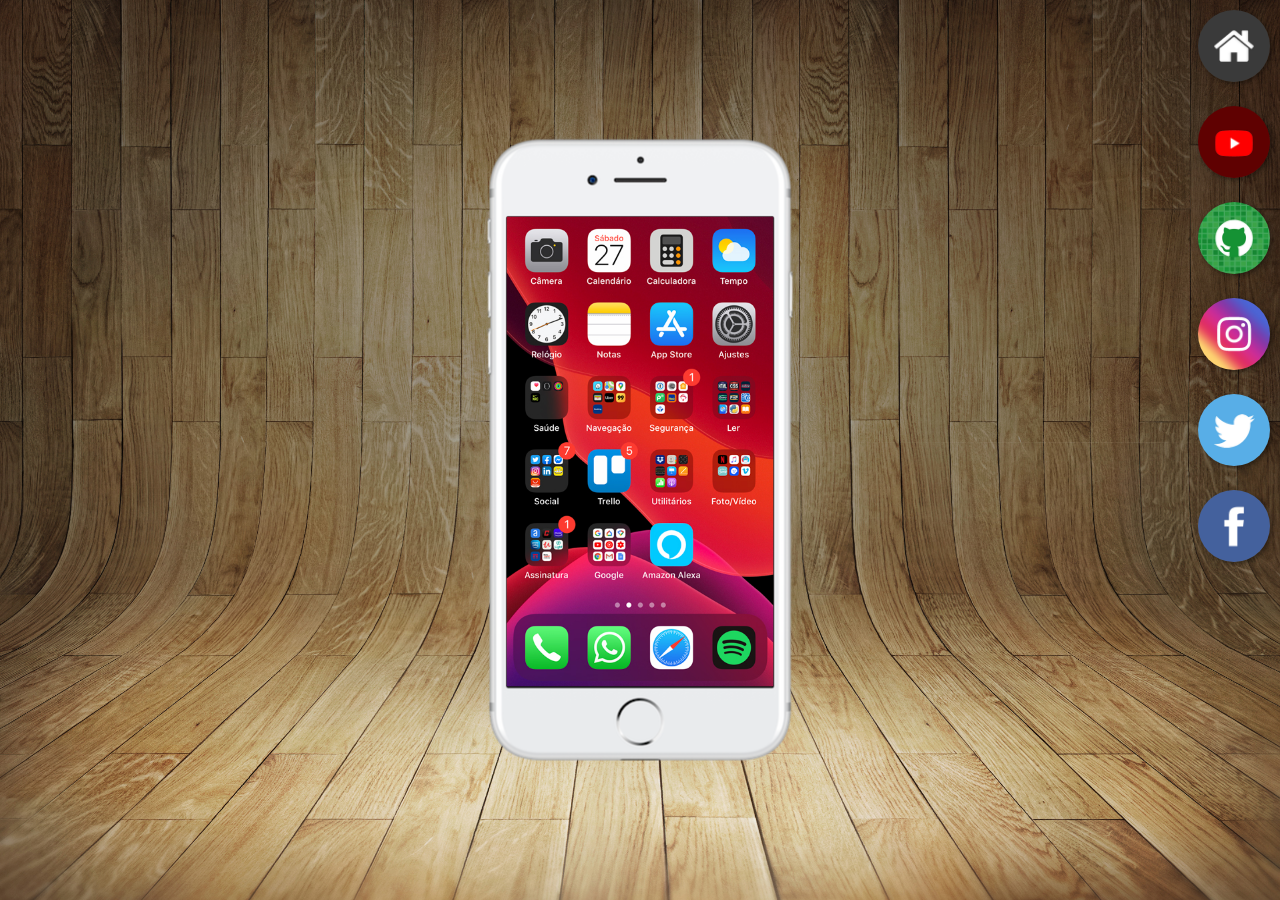
<file: index.html>
<!DOCTYPE html>
<html lang="pt-br">
<head>
    <meta charset="UTF-8">
    <meta name="viewport" content="width=device-width, initial-scale=1.0">
    <title>Projeto Redes Sociais</title>
    <link rel="shortcut icon" href="favicon.ico" type="image/x-icon">
    <link rel="stylesheet" href="estilos/style.css">
</head>
<body>    
    <main>
        <section id="telefone">
            <iframe src="home.html" frameborder="0" name="tela" id="tela">Se está vendo esse texto, é porque seu navegador não é compativel com este recurso. Desculpe.</iframe>
            
            
        </section>

        <section id="redes">  
            <a href="home.html" target="tela"><img src="imagens/logo-home.jpg" alt=""></a><br>
            <a href="youtube.html" target="tela"><img src="imagens/logo-youtube.jpg" alt=""></a><br>
            <a href="github.html" target="tela"><img src="imagens/logo-github.jpg" alt=""></a><br>
            <a href="instagram.html" target="tela"><img src="imagens/logo-instagram.jpg" alt=""></a><br>
            <a href="twitter.html" target="tela"><img src="imagens/logo-twitter.jpg" alt=""></a><br>
            <a href="facebook.html" target="tela"><img src="imagens/logo-facebook.jpg" alt=""></a>
                      
        </section>
    </main>
    
</body>
</html>
</file>
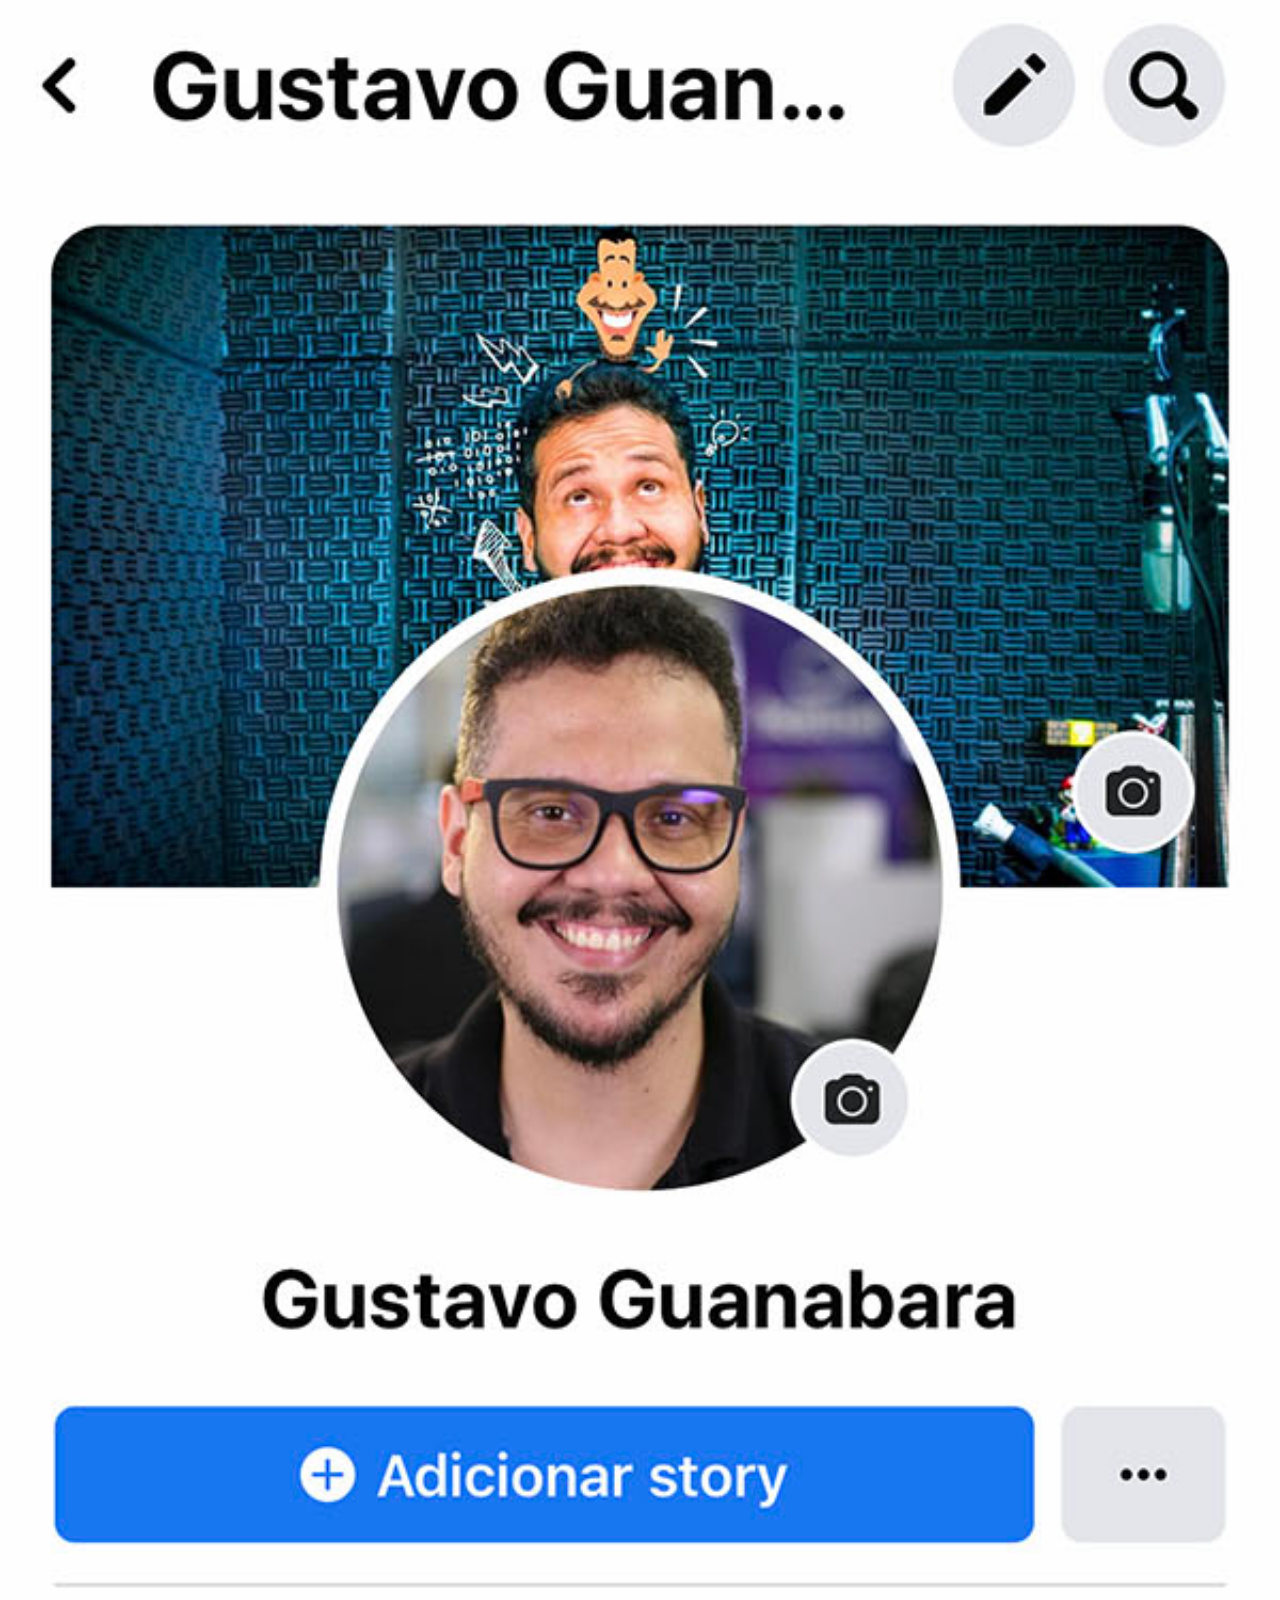
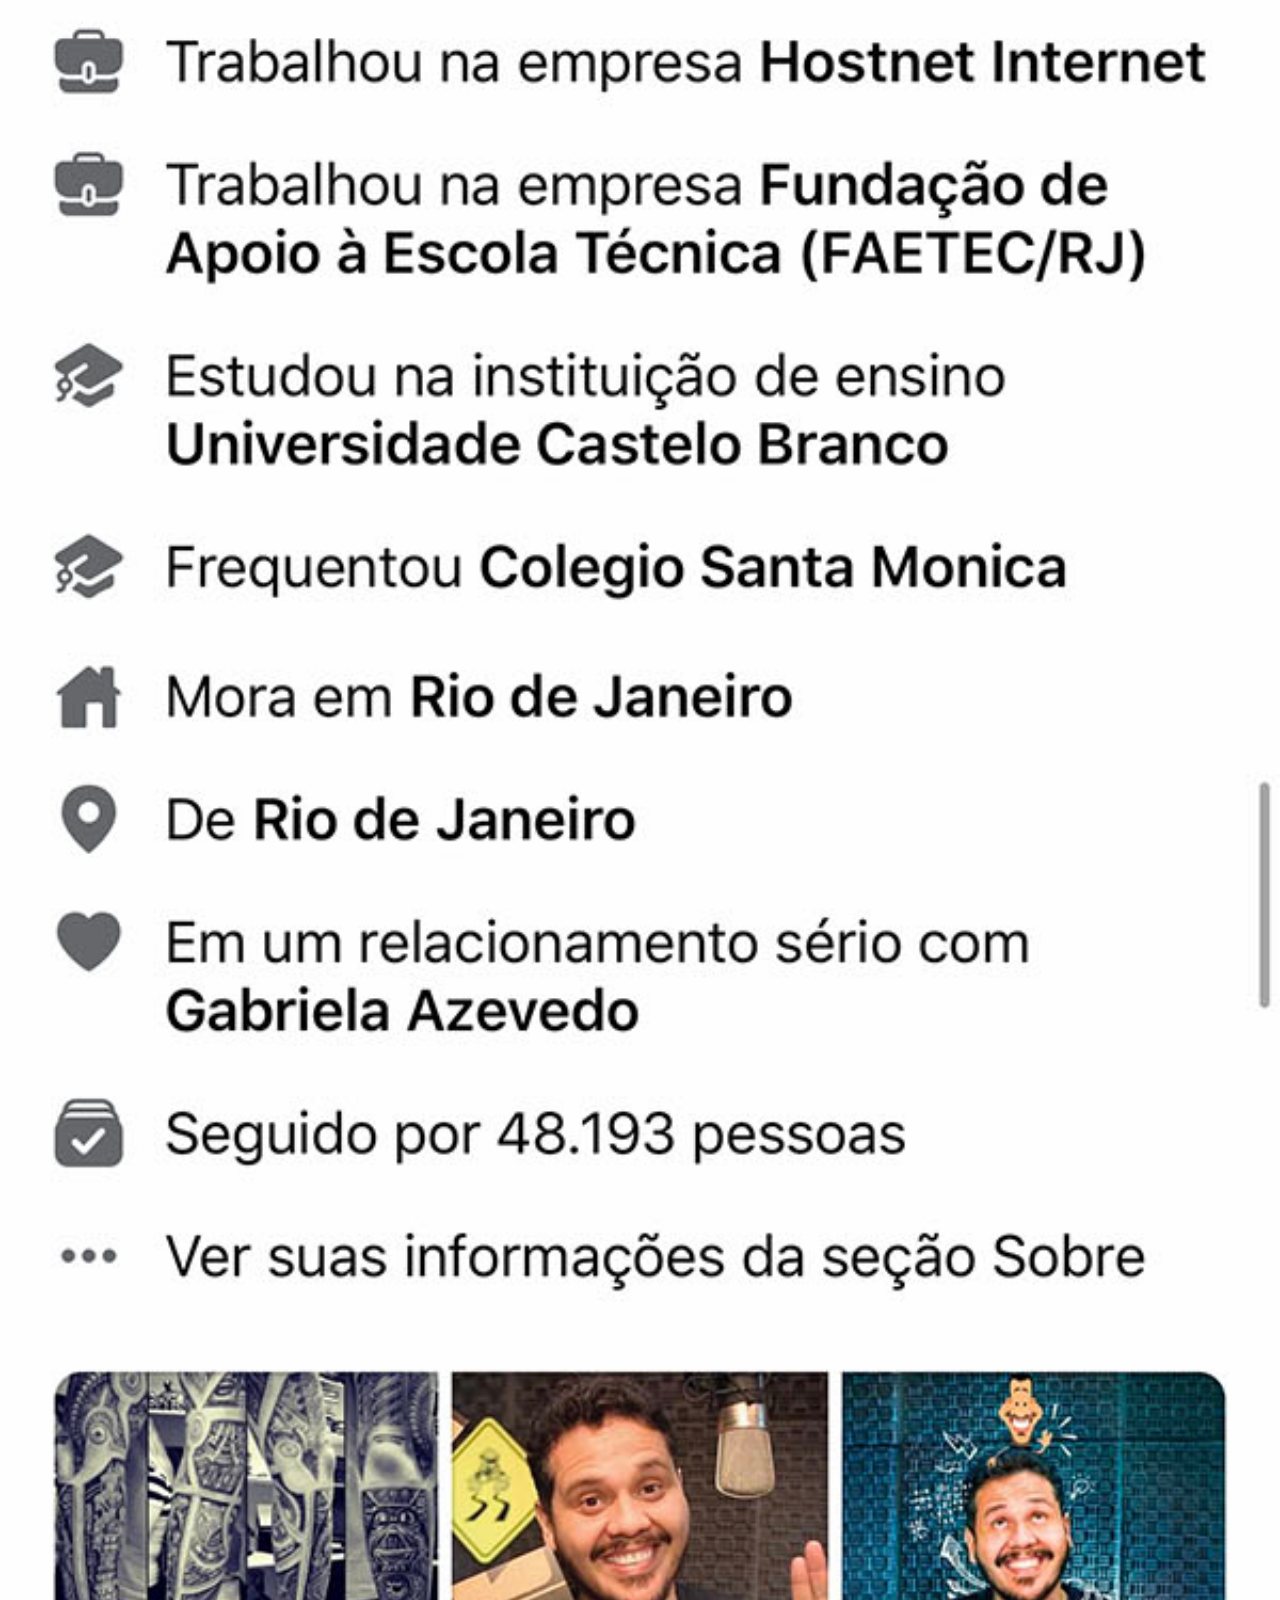
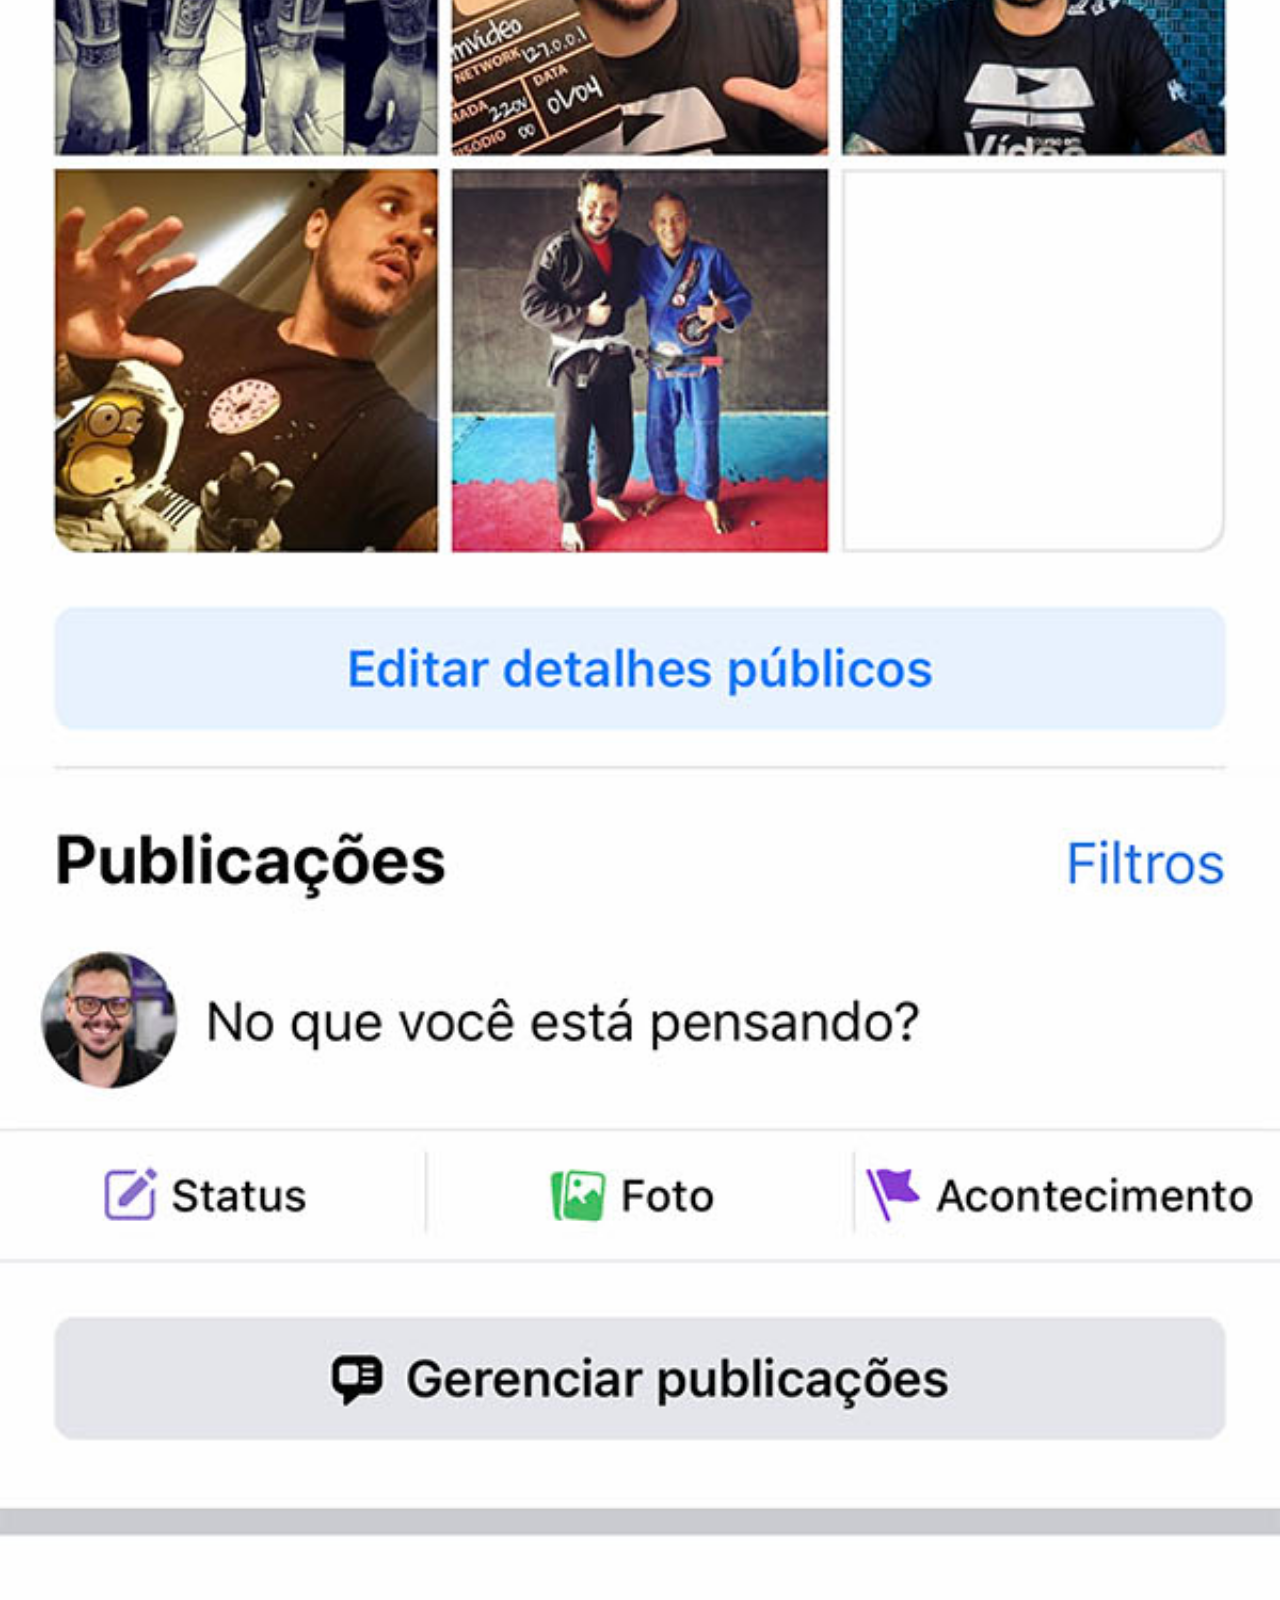
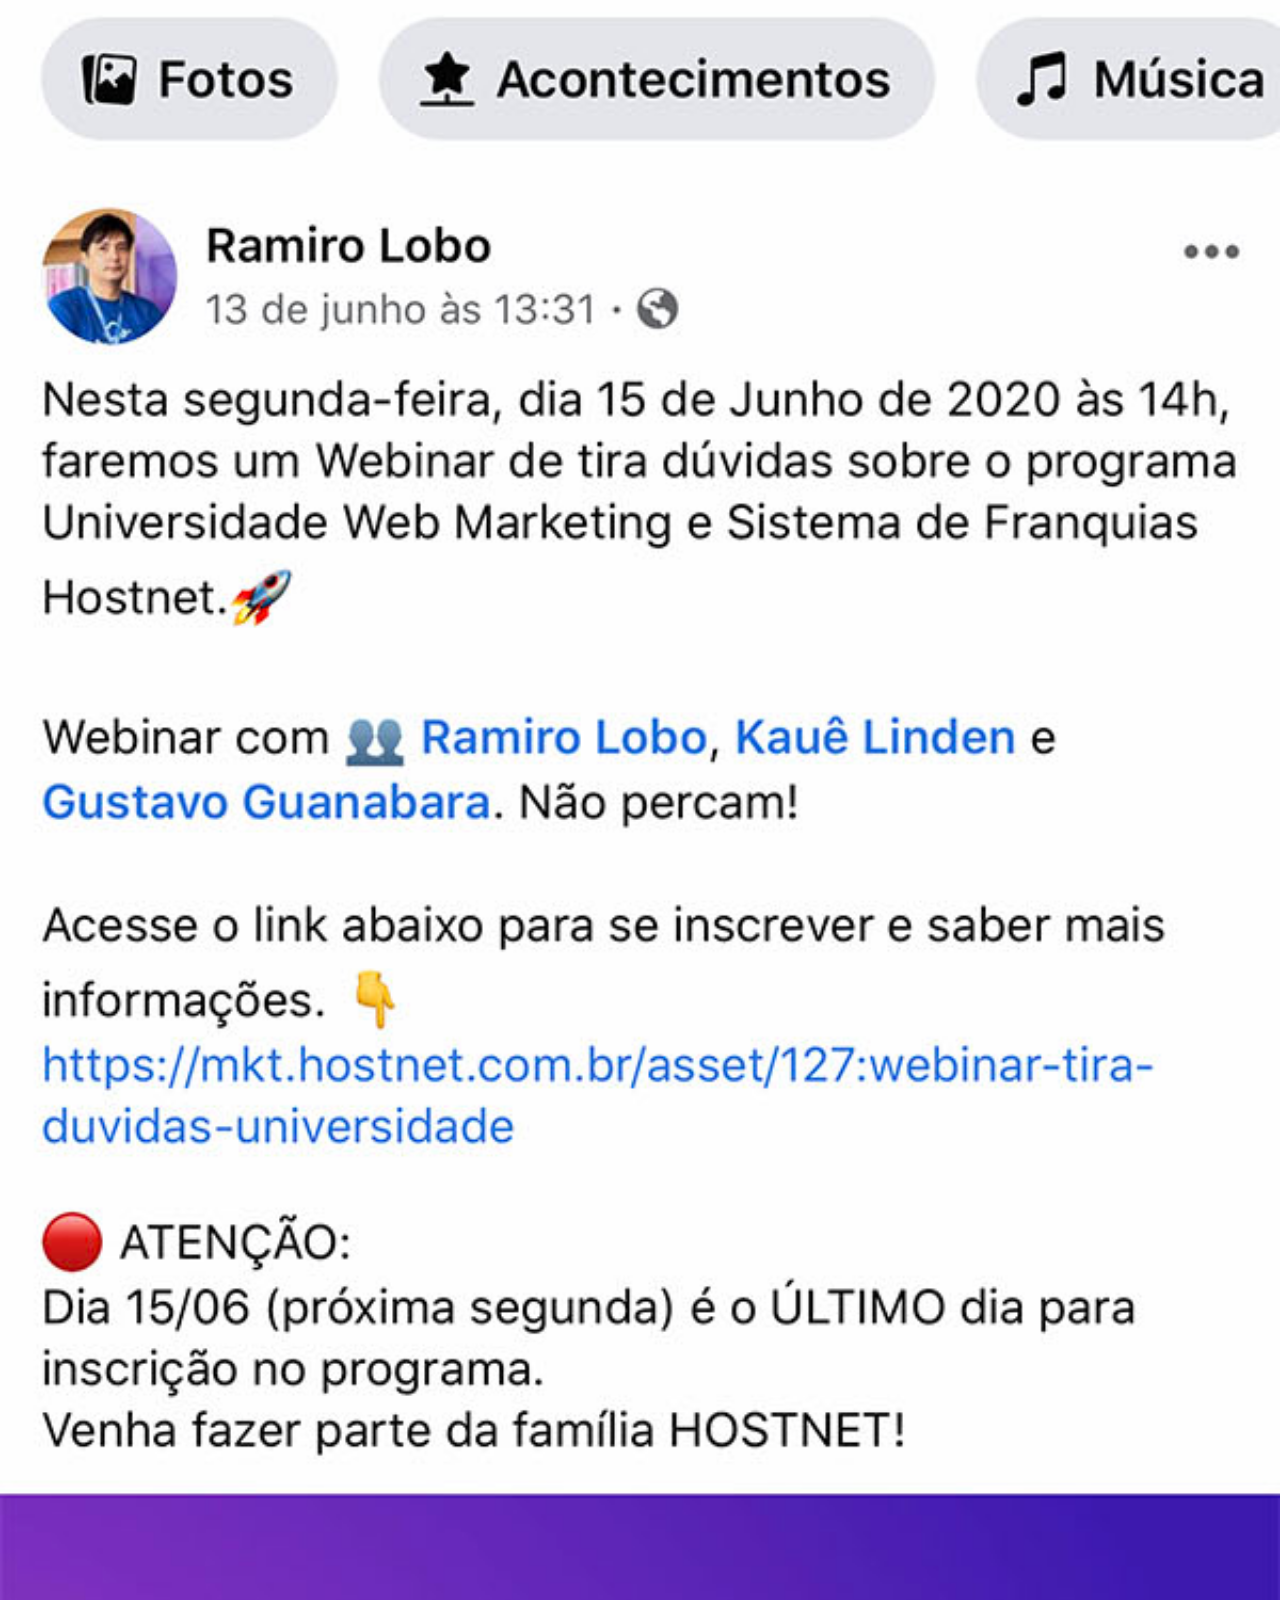
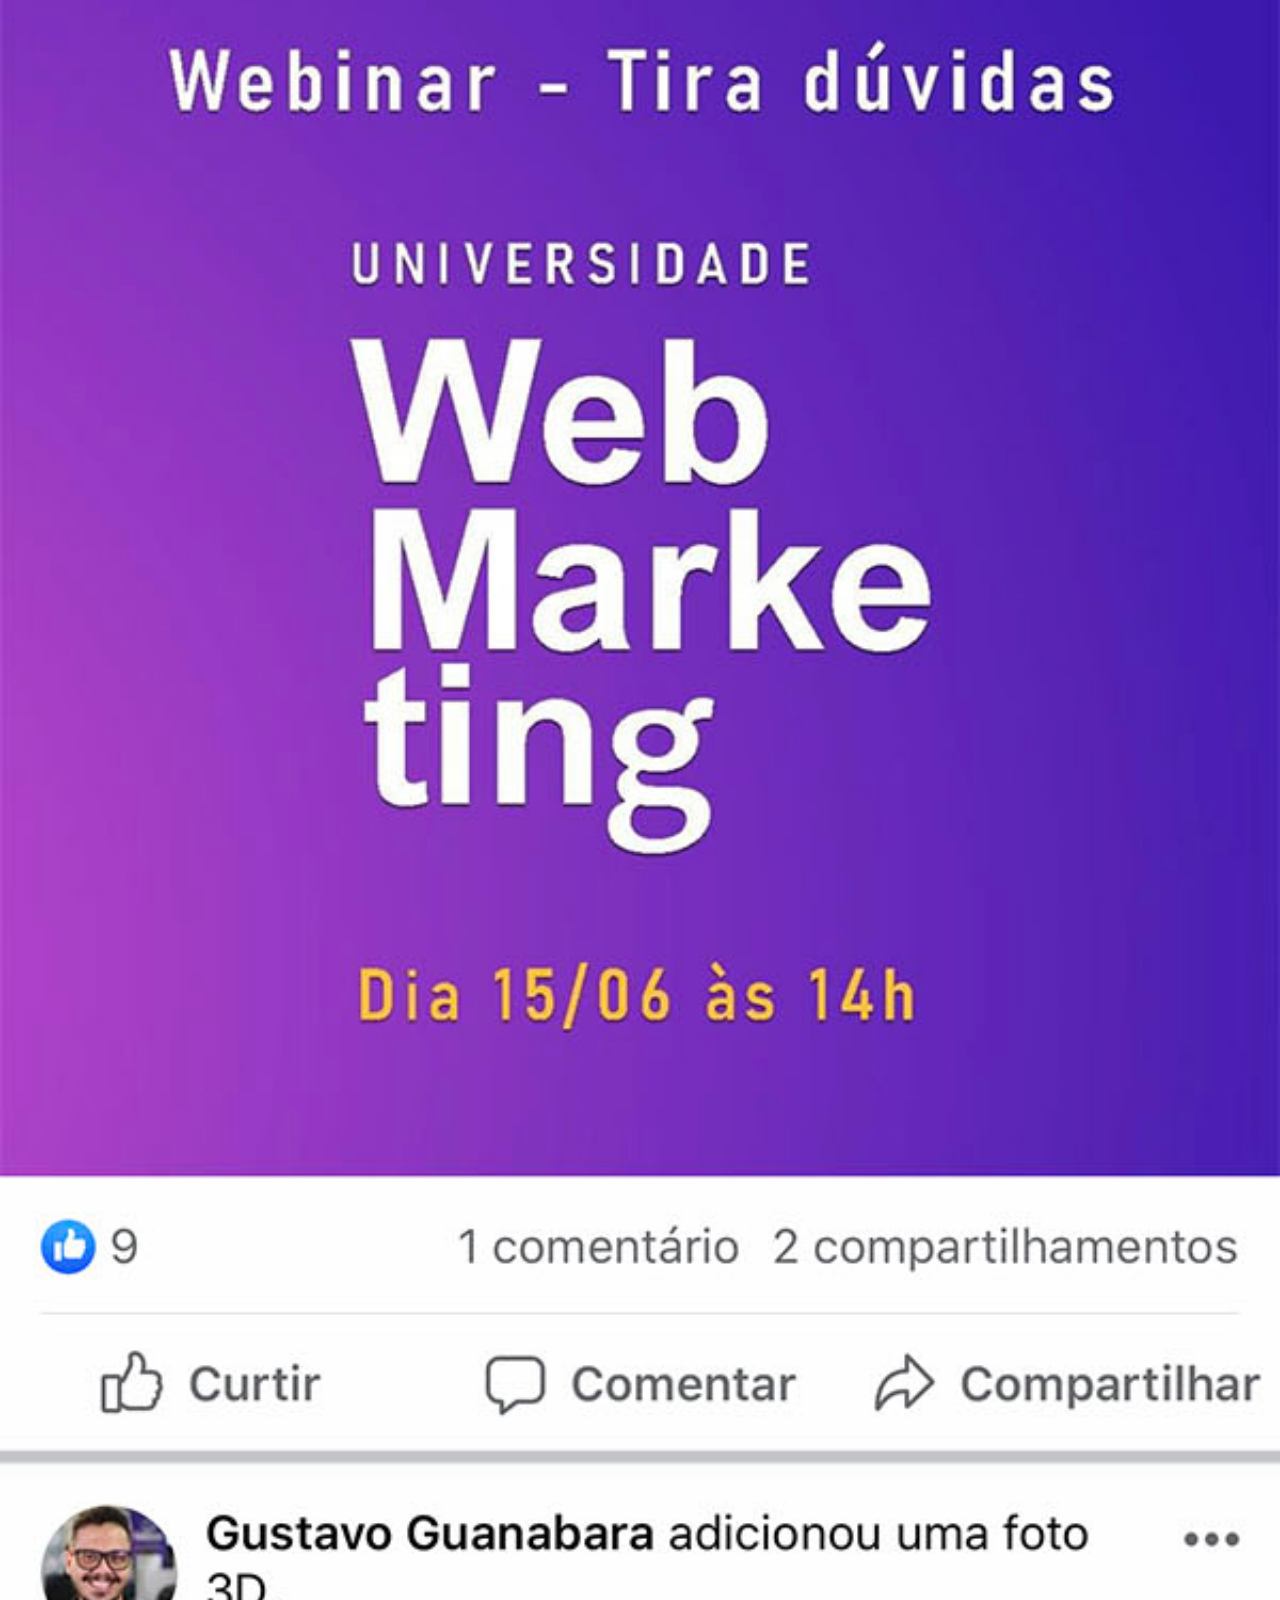
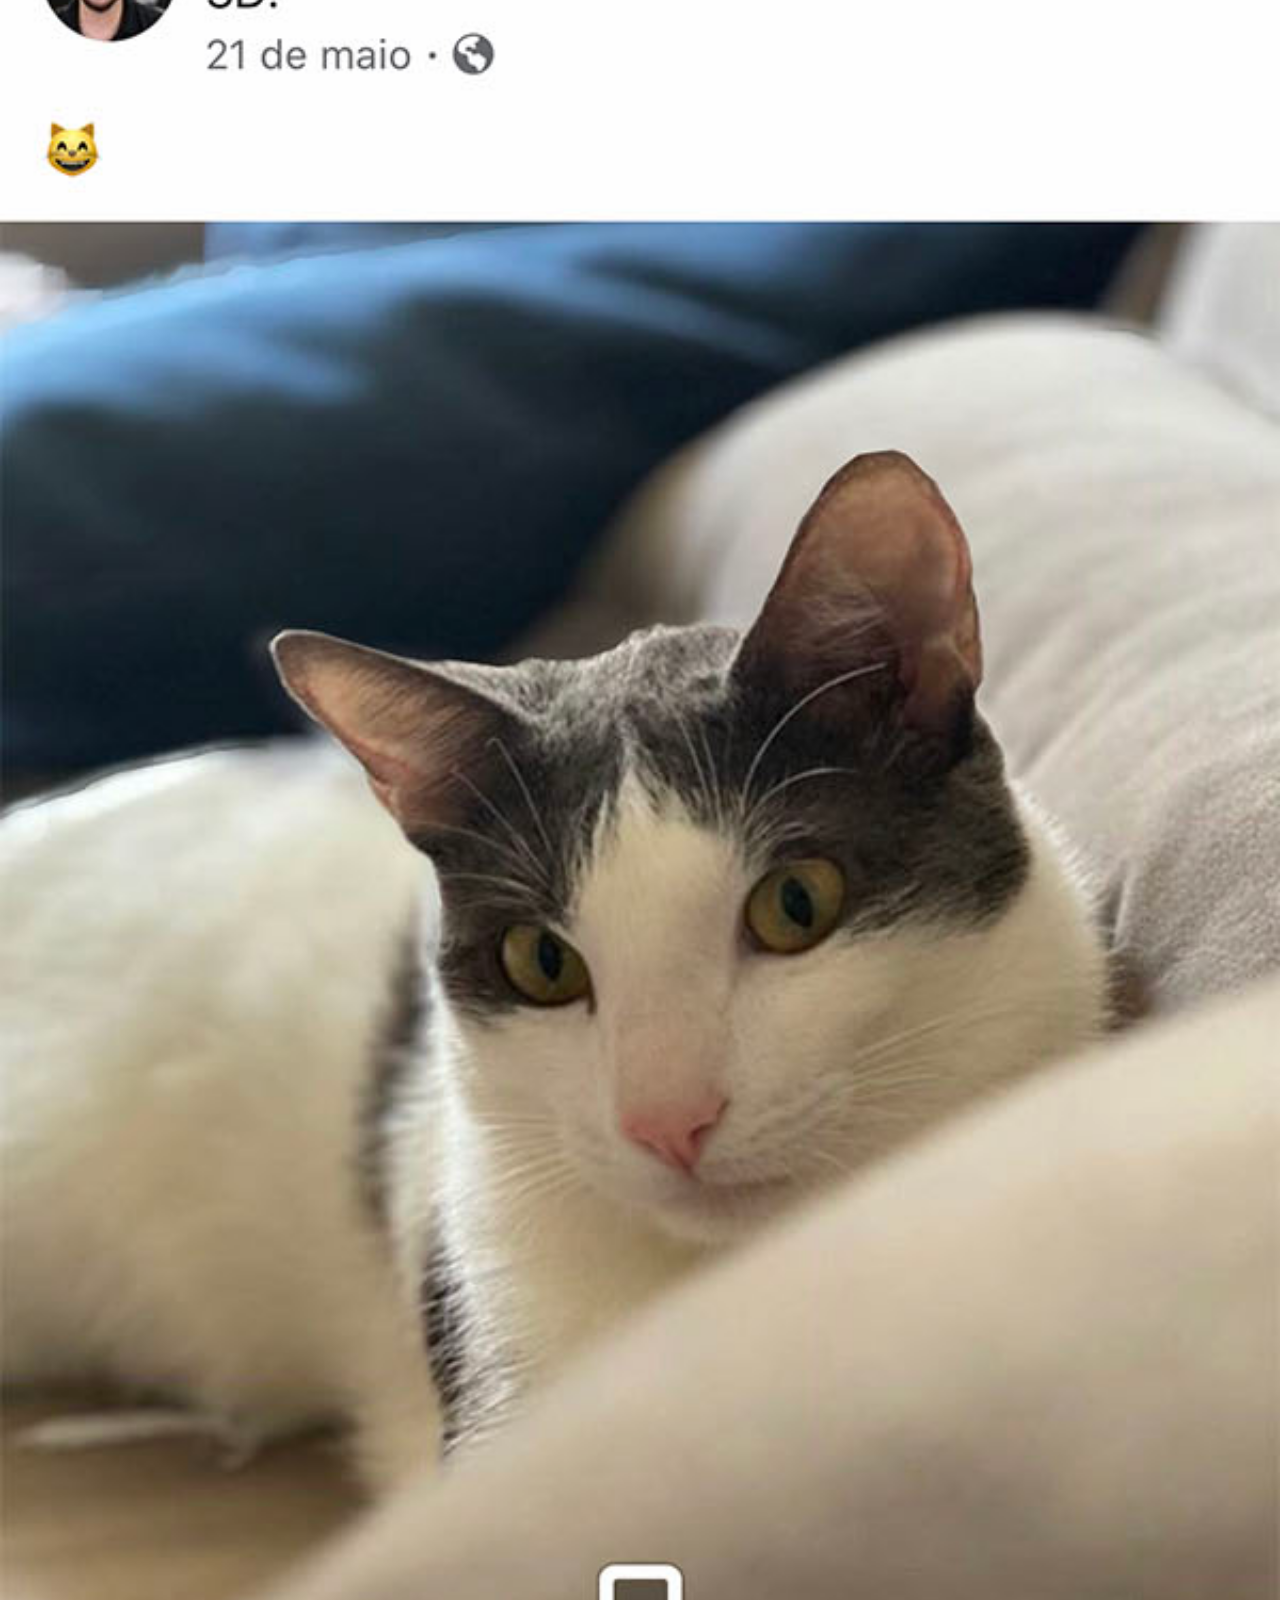
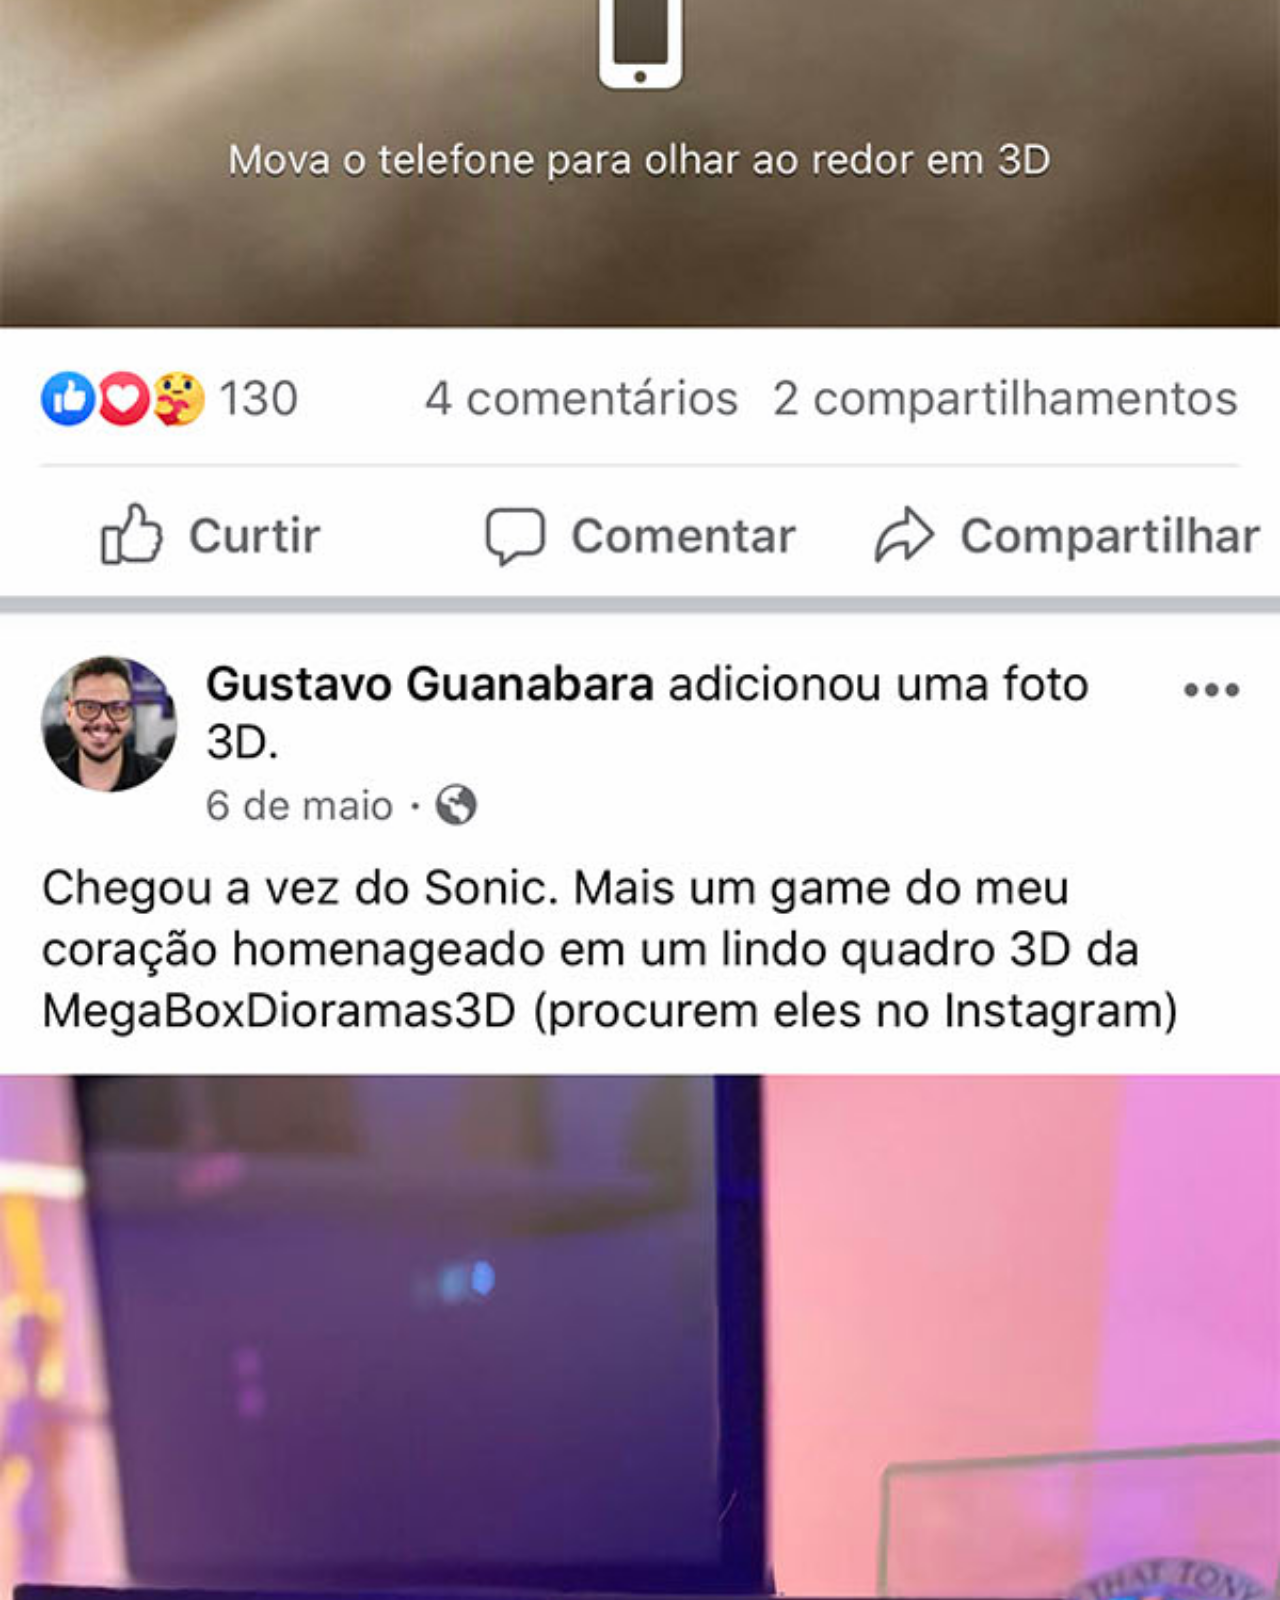
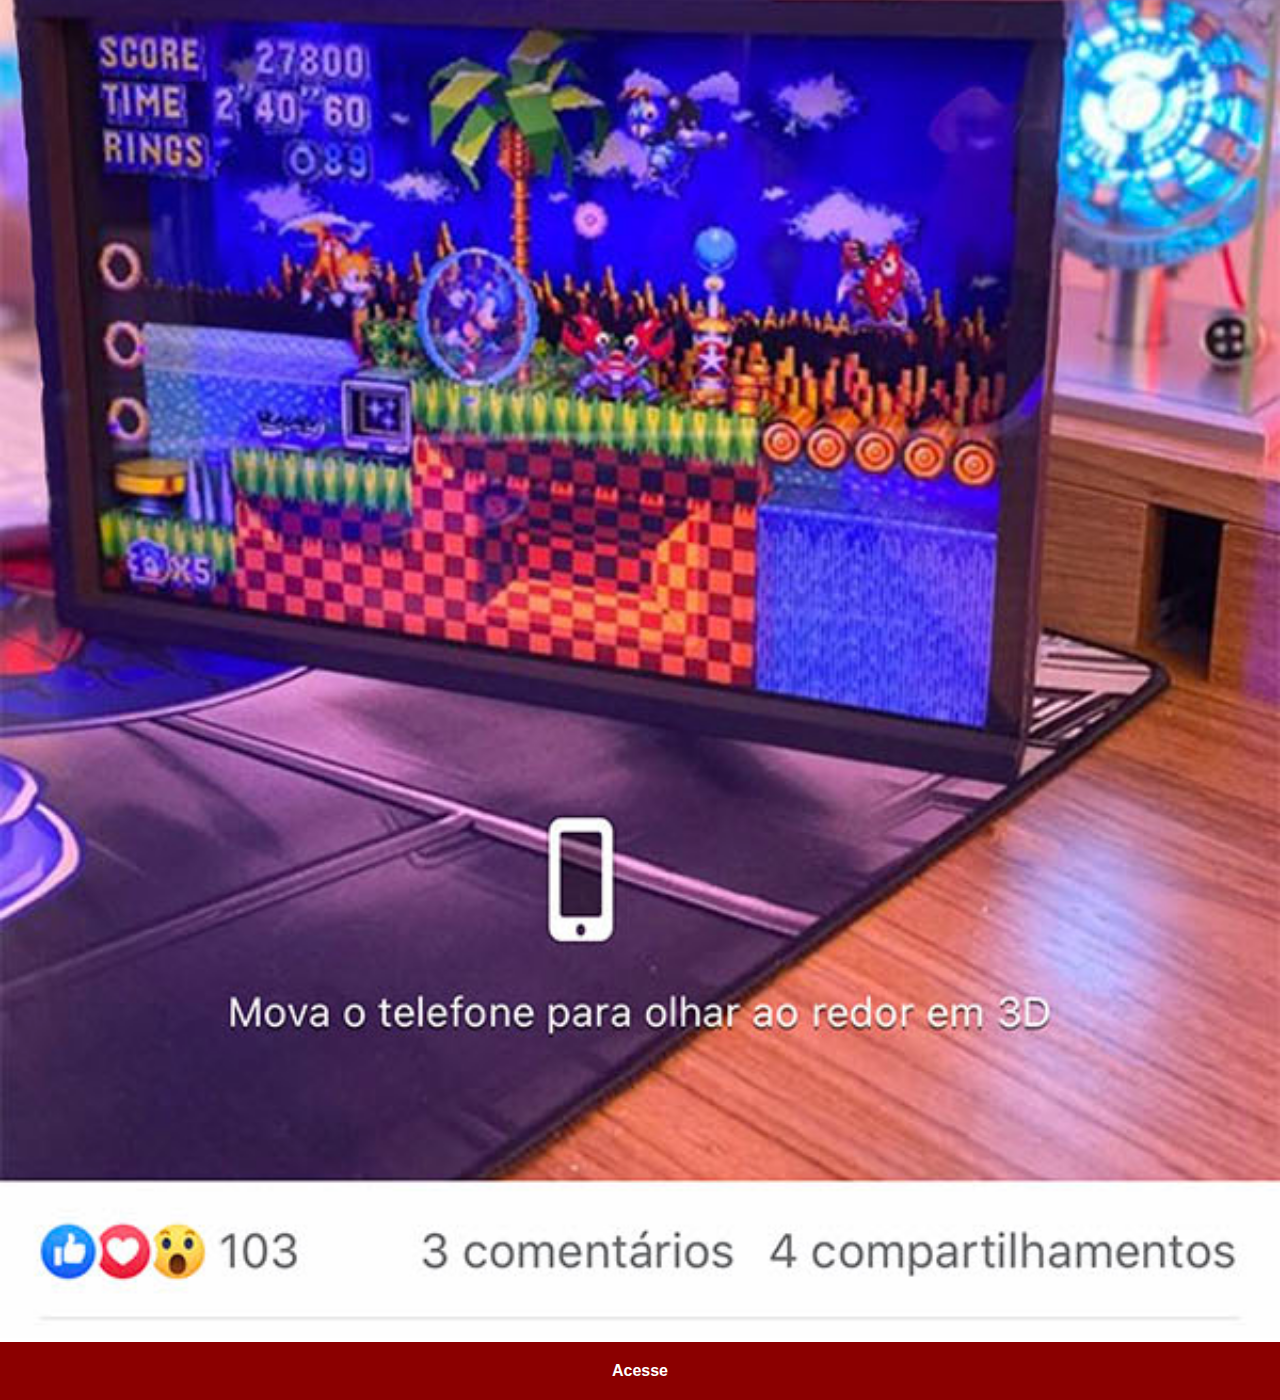
<file: facebook.html>
<!DOCTYPE html>
<html lang="en">
<head>
    <meta charset="UTF-8">
    <meta name="viewport" content="width=device-width, initial-scale=1.0">
    <title>Facebook</title>
    <link rel="stylesheet" href="estilos/social.css">
</head>
<body>
    <img src="imagens/tela-facebook.jpg" alt="Facebook">
    <a href="https://web.facebook.com/gustavoguanabara/?locale=pt_BR&_rdc=1&_rdr" target="_blank">Acesse</a>
    
</body>
</html>
</file>
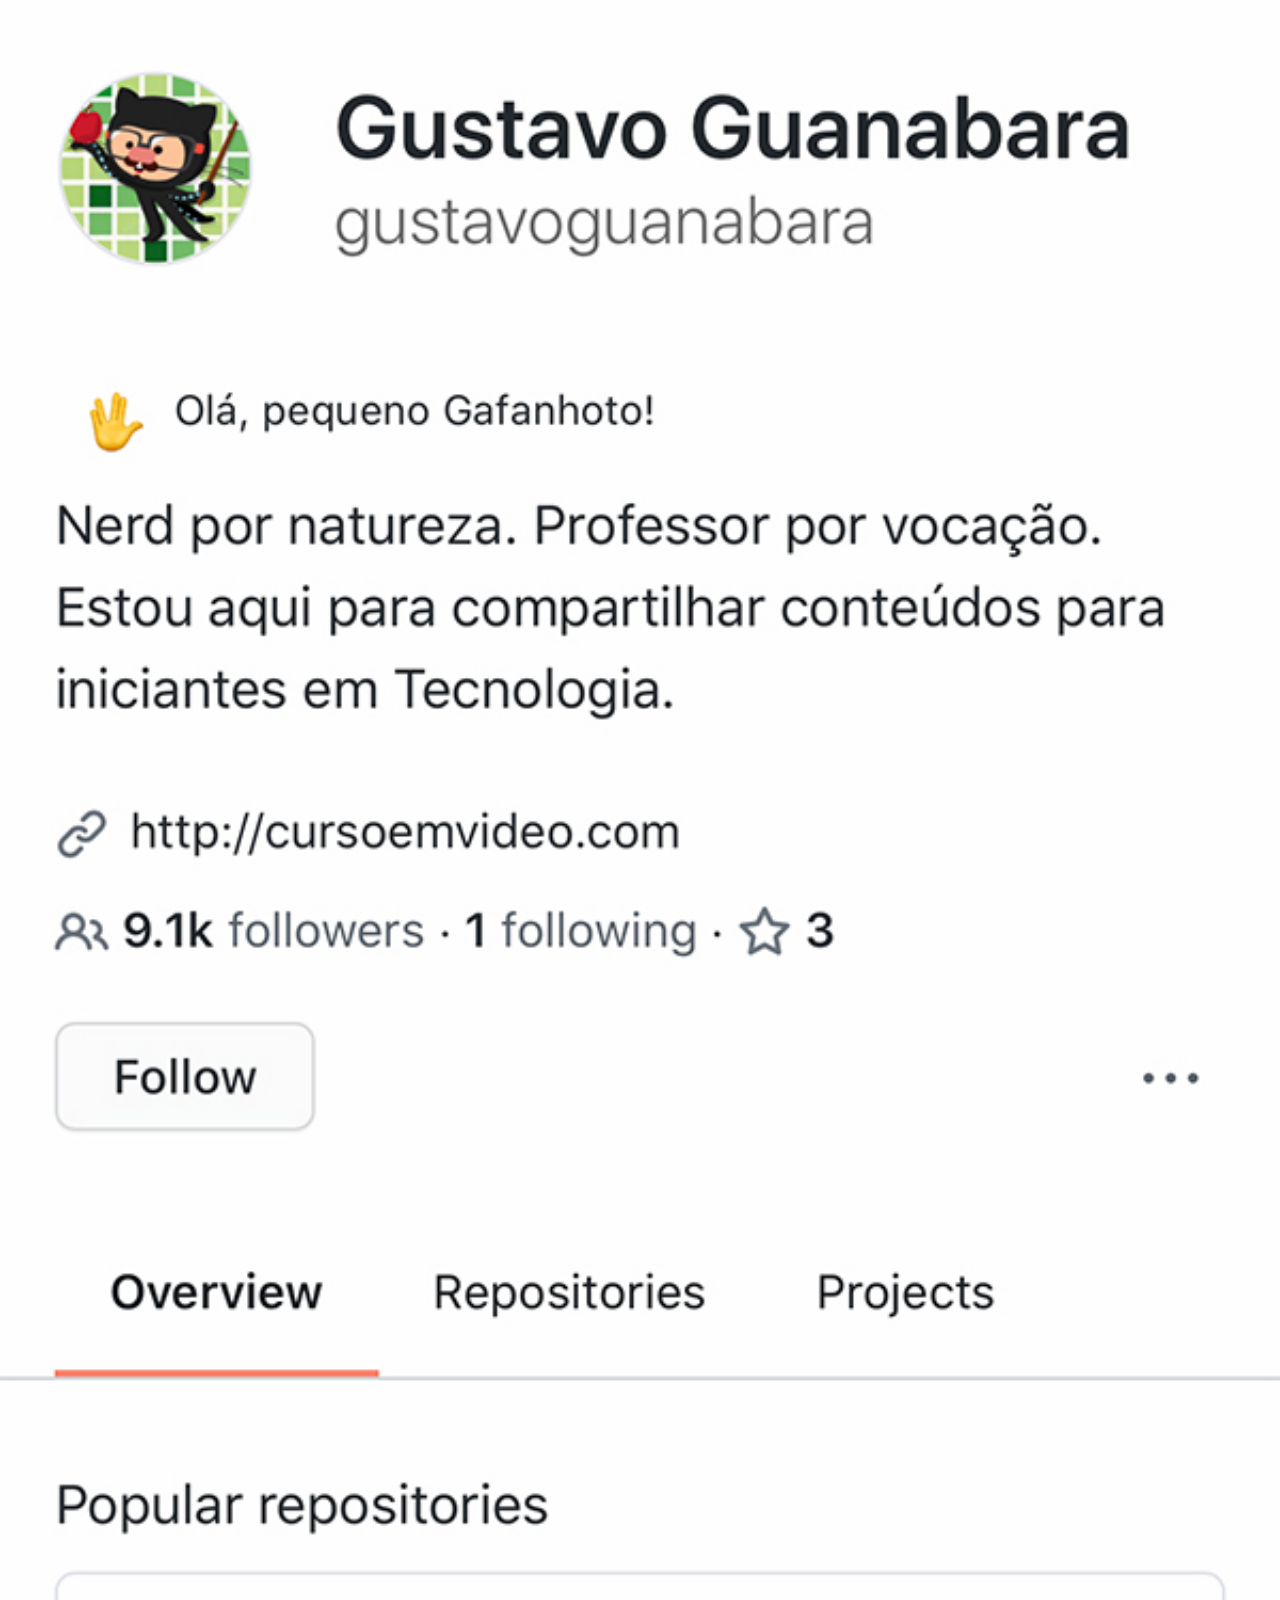
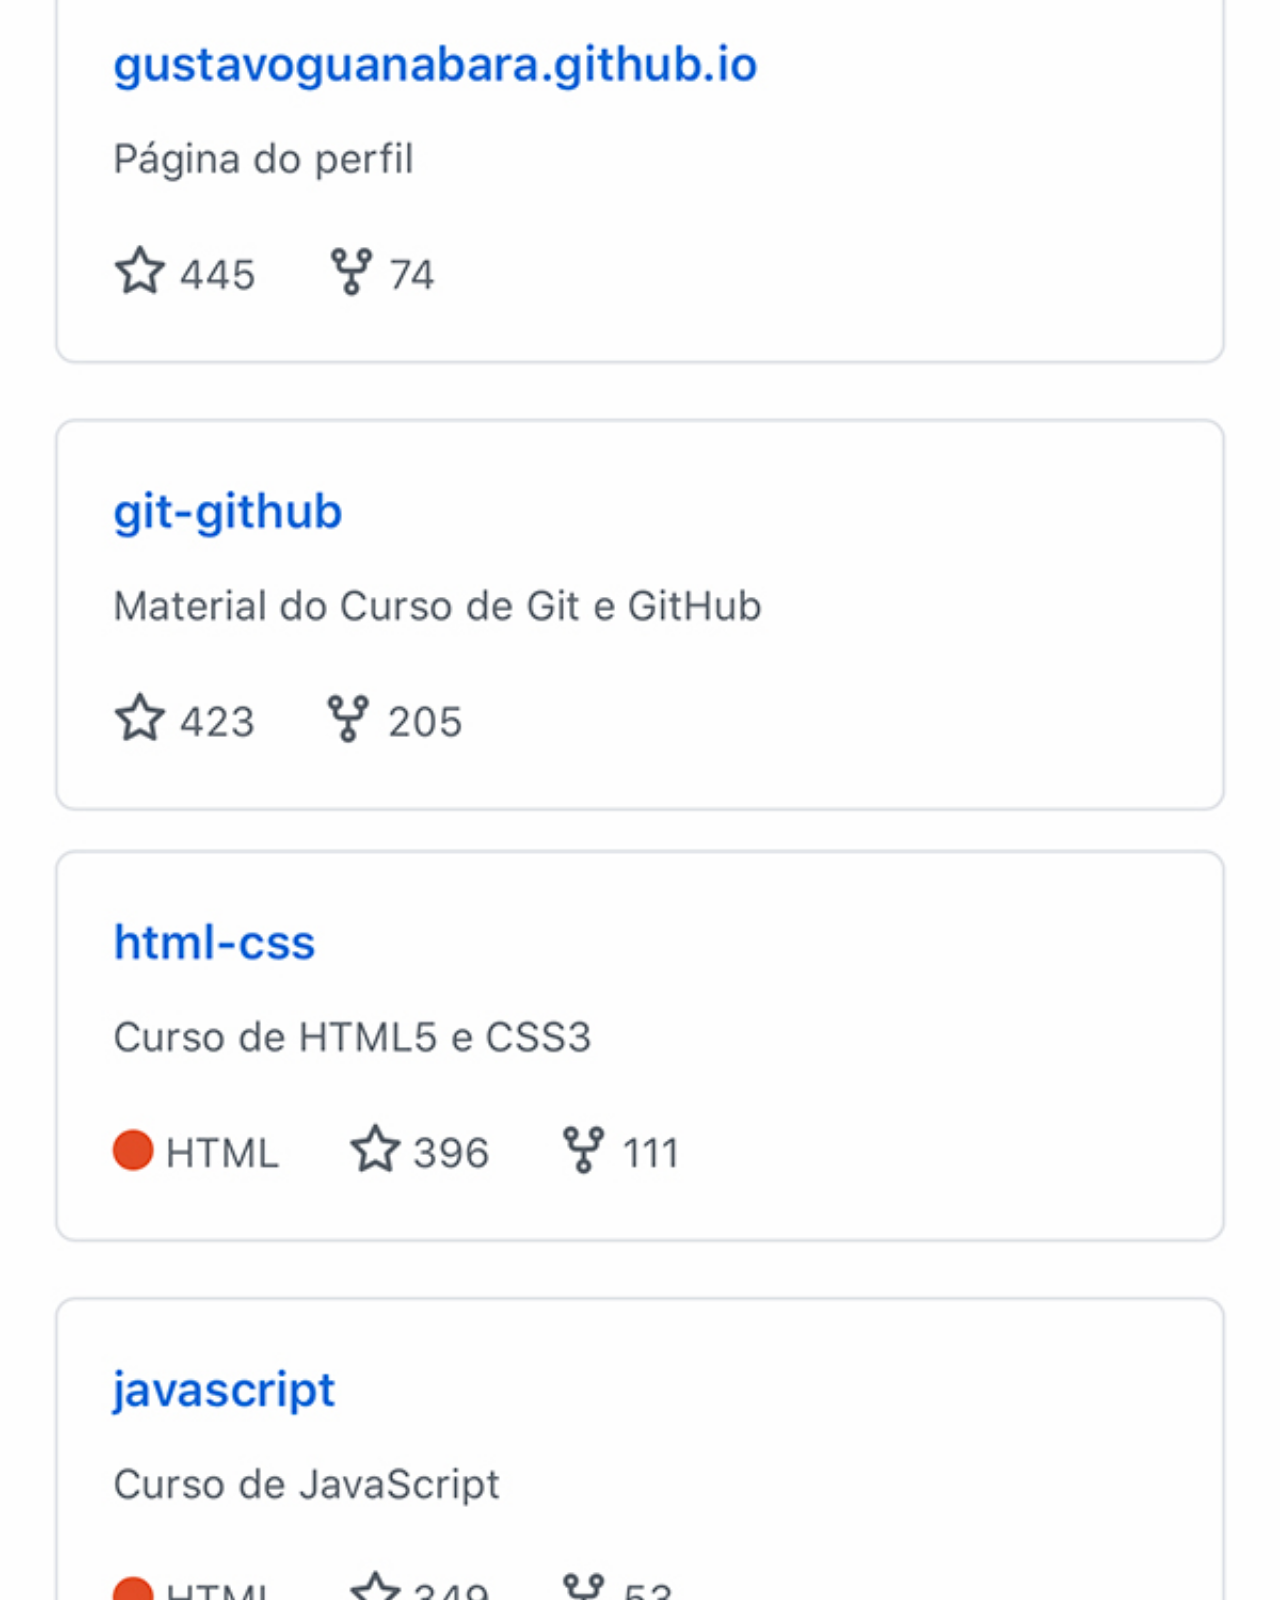
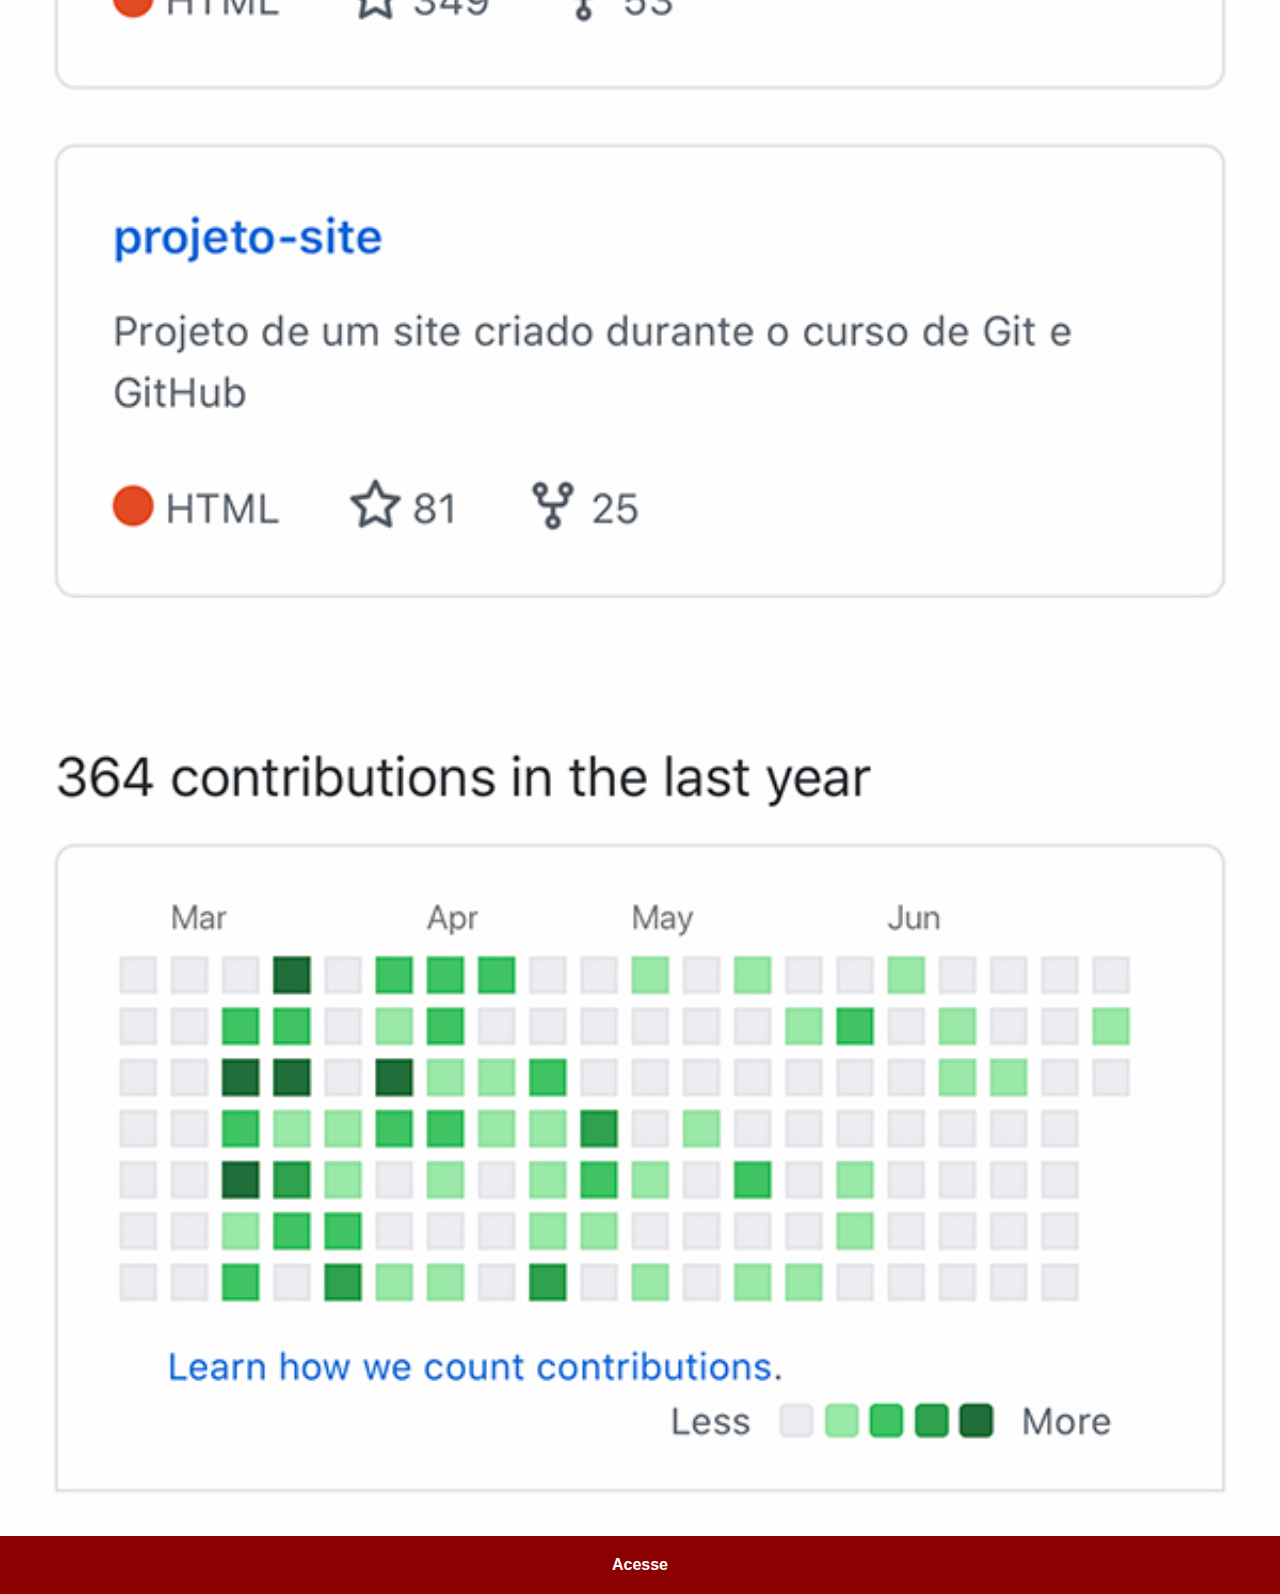
<file: github.html>
<!DOCTYPE html>
<html lang="en">
<head>
    <meta charset="UTF-8">
    <meta name="viewport" content="width=device-width, initial-scale=1.0">
    <title>Github</title>
    <link rel="stylesheet" href="estilos/social.css">
</head>
<body>
    <img src="imagens/tela-github.jpg" alt="Github">
    <a href="https://gustavoguanabara.github.io/" target="_blank">Acesse</a>
    
</body>
</html>
</file>
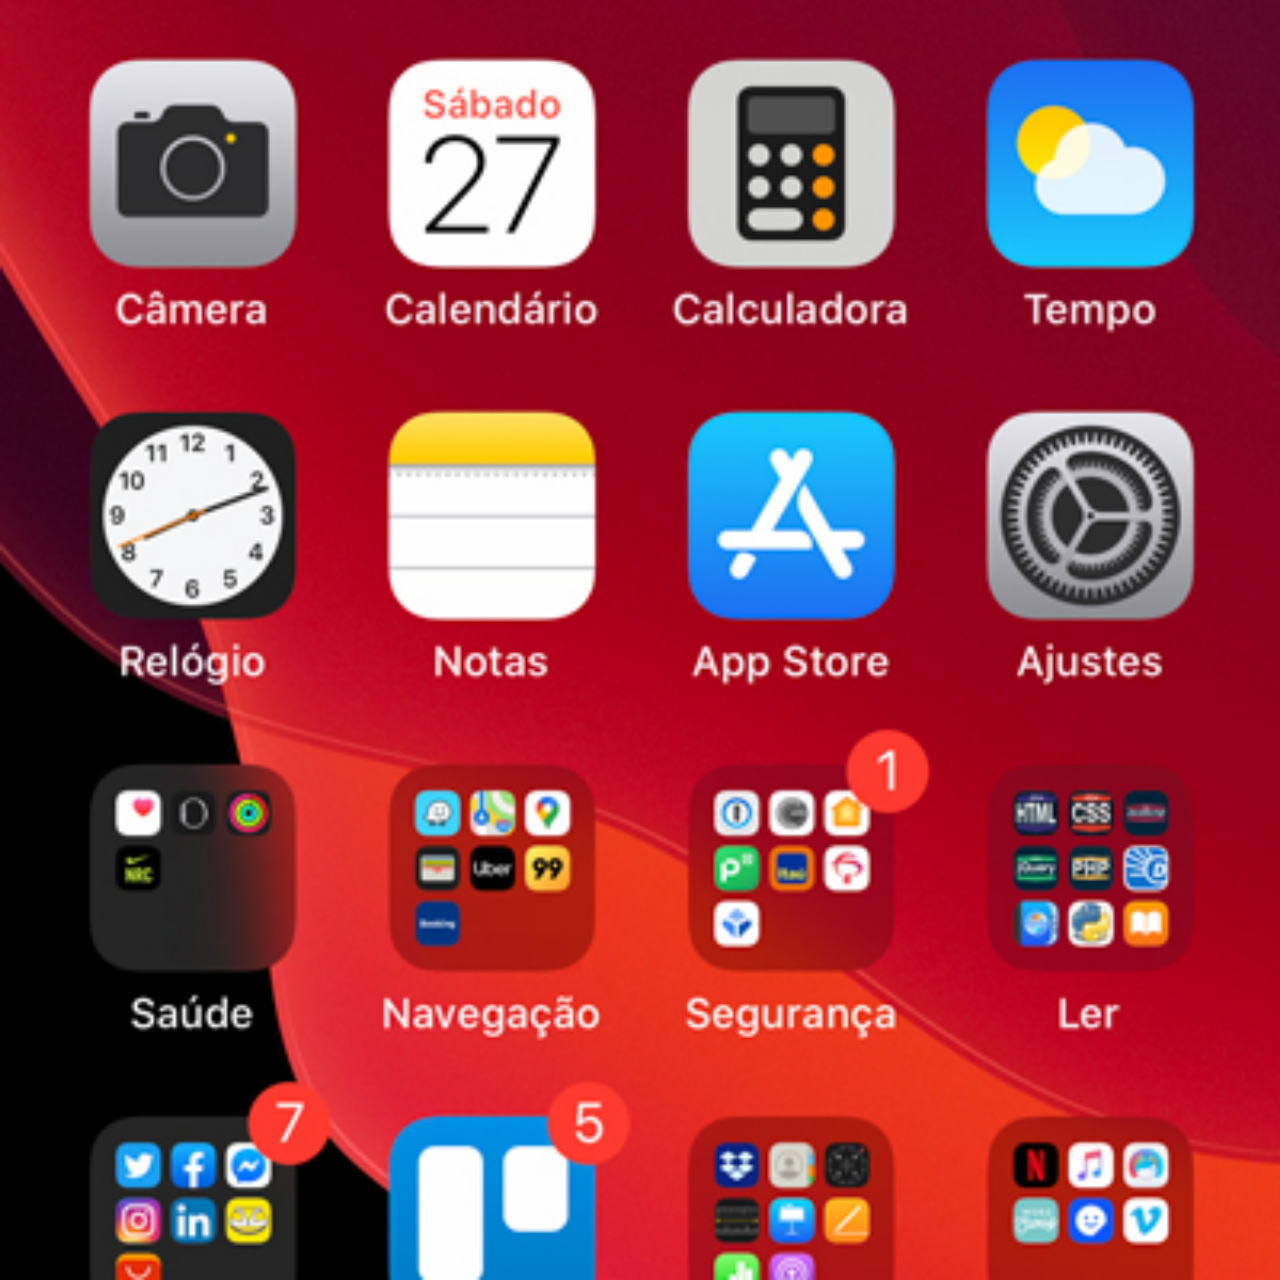
<file: home.html>
<!DOCTYPE html>
<html lang="pt-br">
<head>
    <meta charset="UTF-8">
    <meta name="viewport" content="width=device-width, initial-scale=1.0">
    <title>Home</title>
    <style>
        *{
            margin: 0px;
            padding: 0px;
        }
        body{
            width: 100vw;
            height: 100vw;
            background: black url(imagens/tela-home.jpg) no-repeat top center; 
            background-size: cover;
           
        }
    </style>
</head>
<body>
    
</body>
</html>
</file>
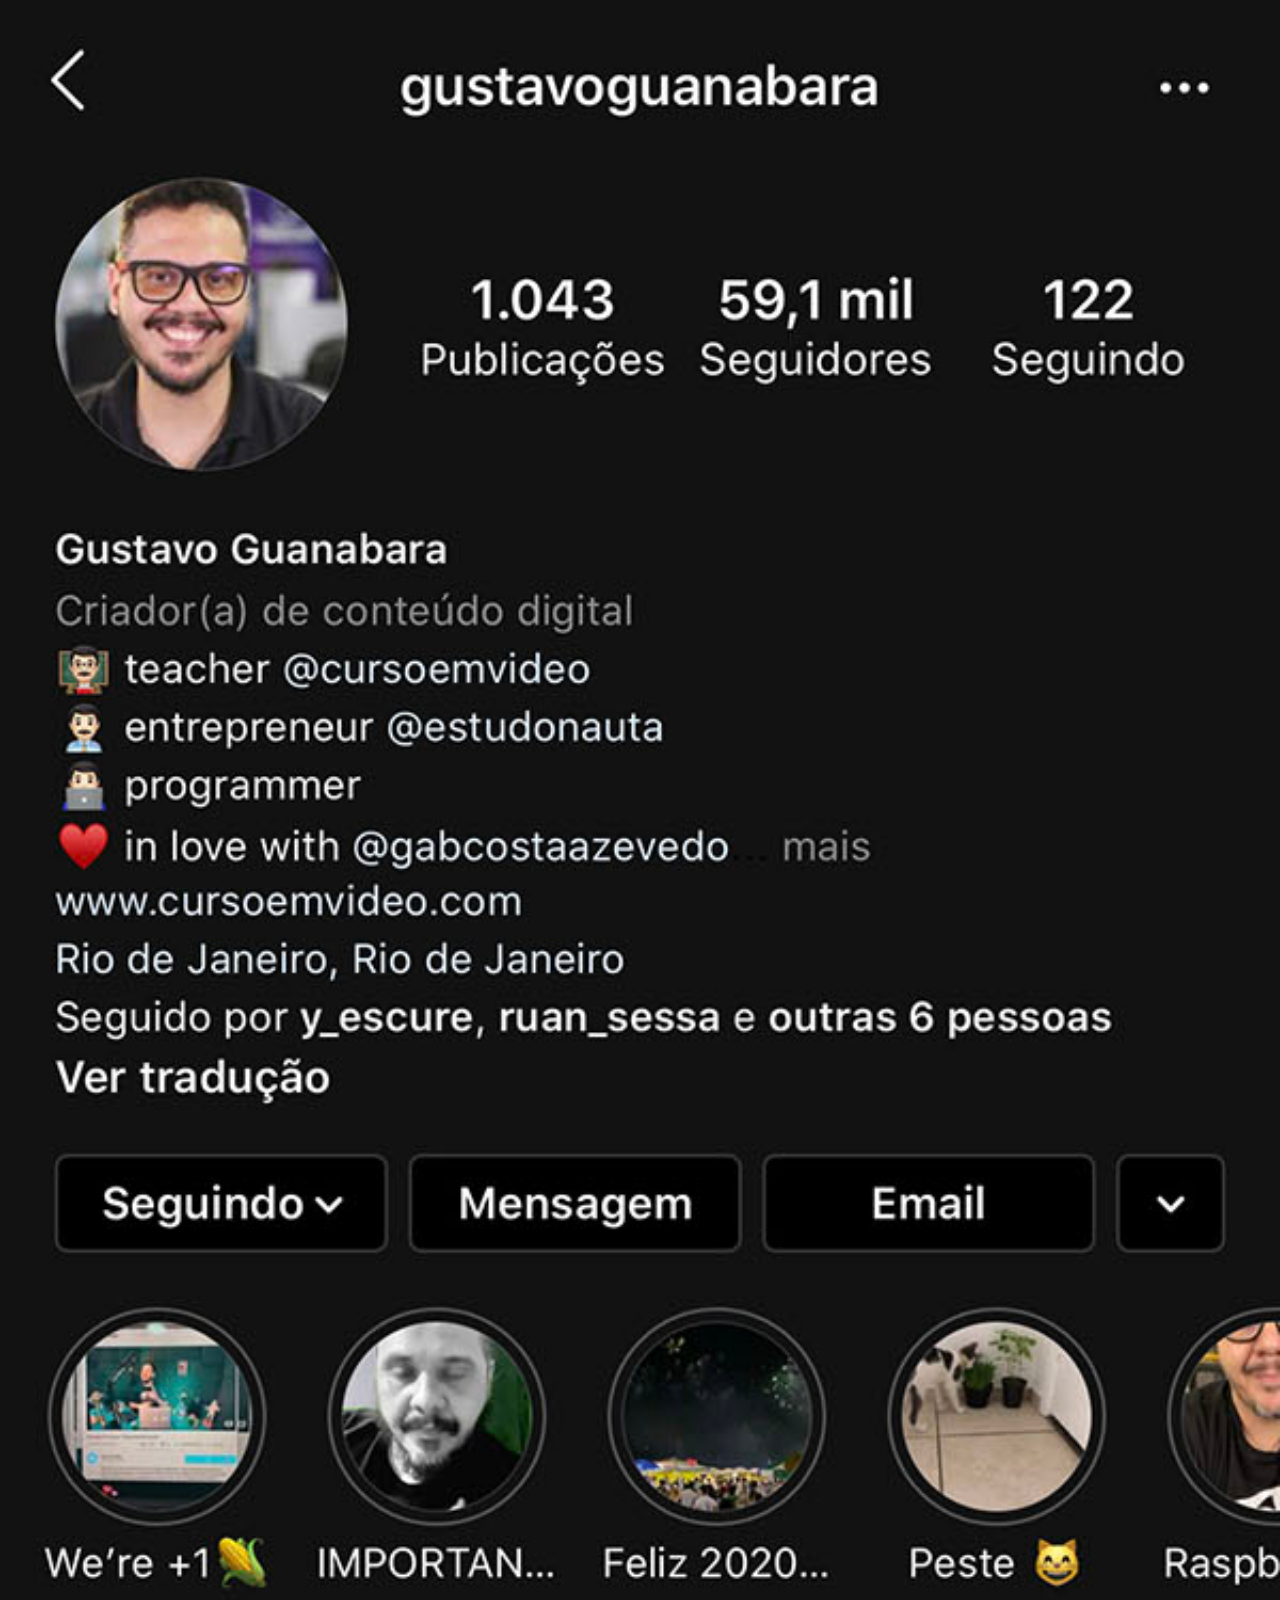
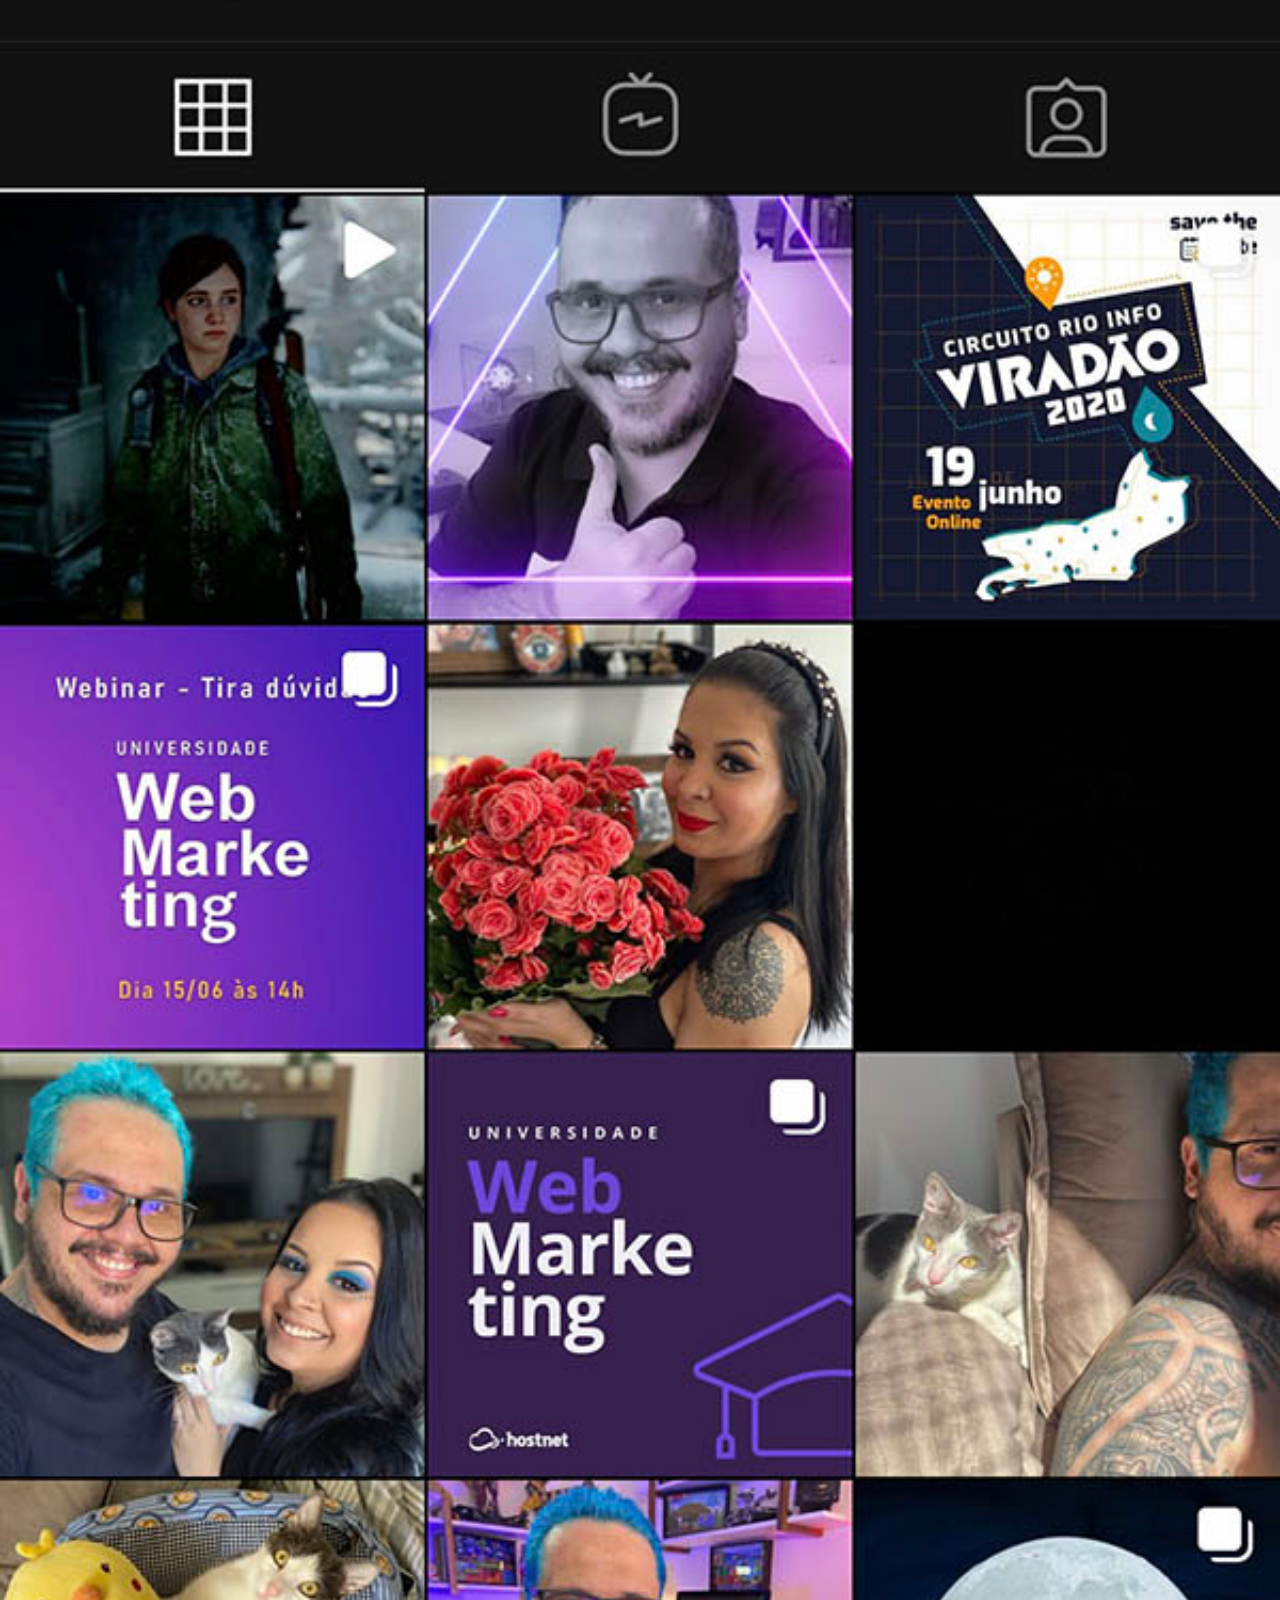
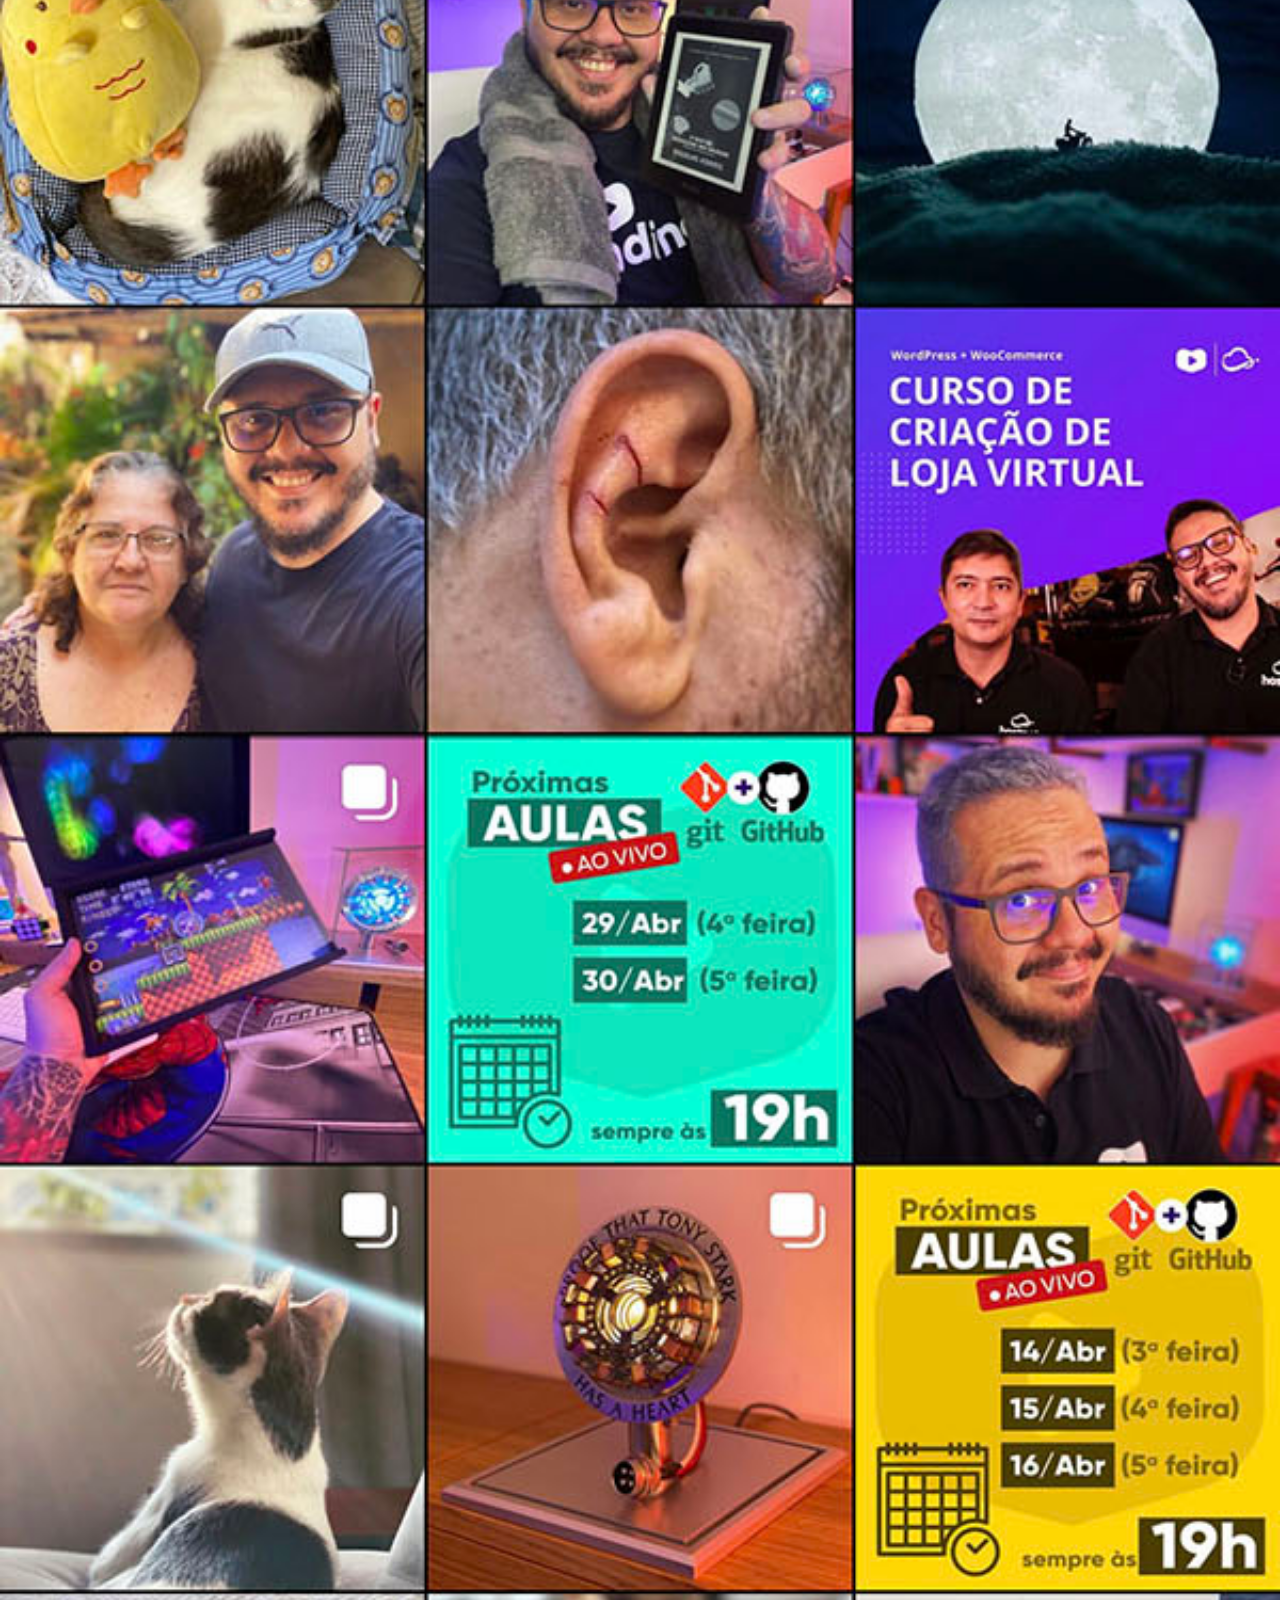
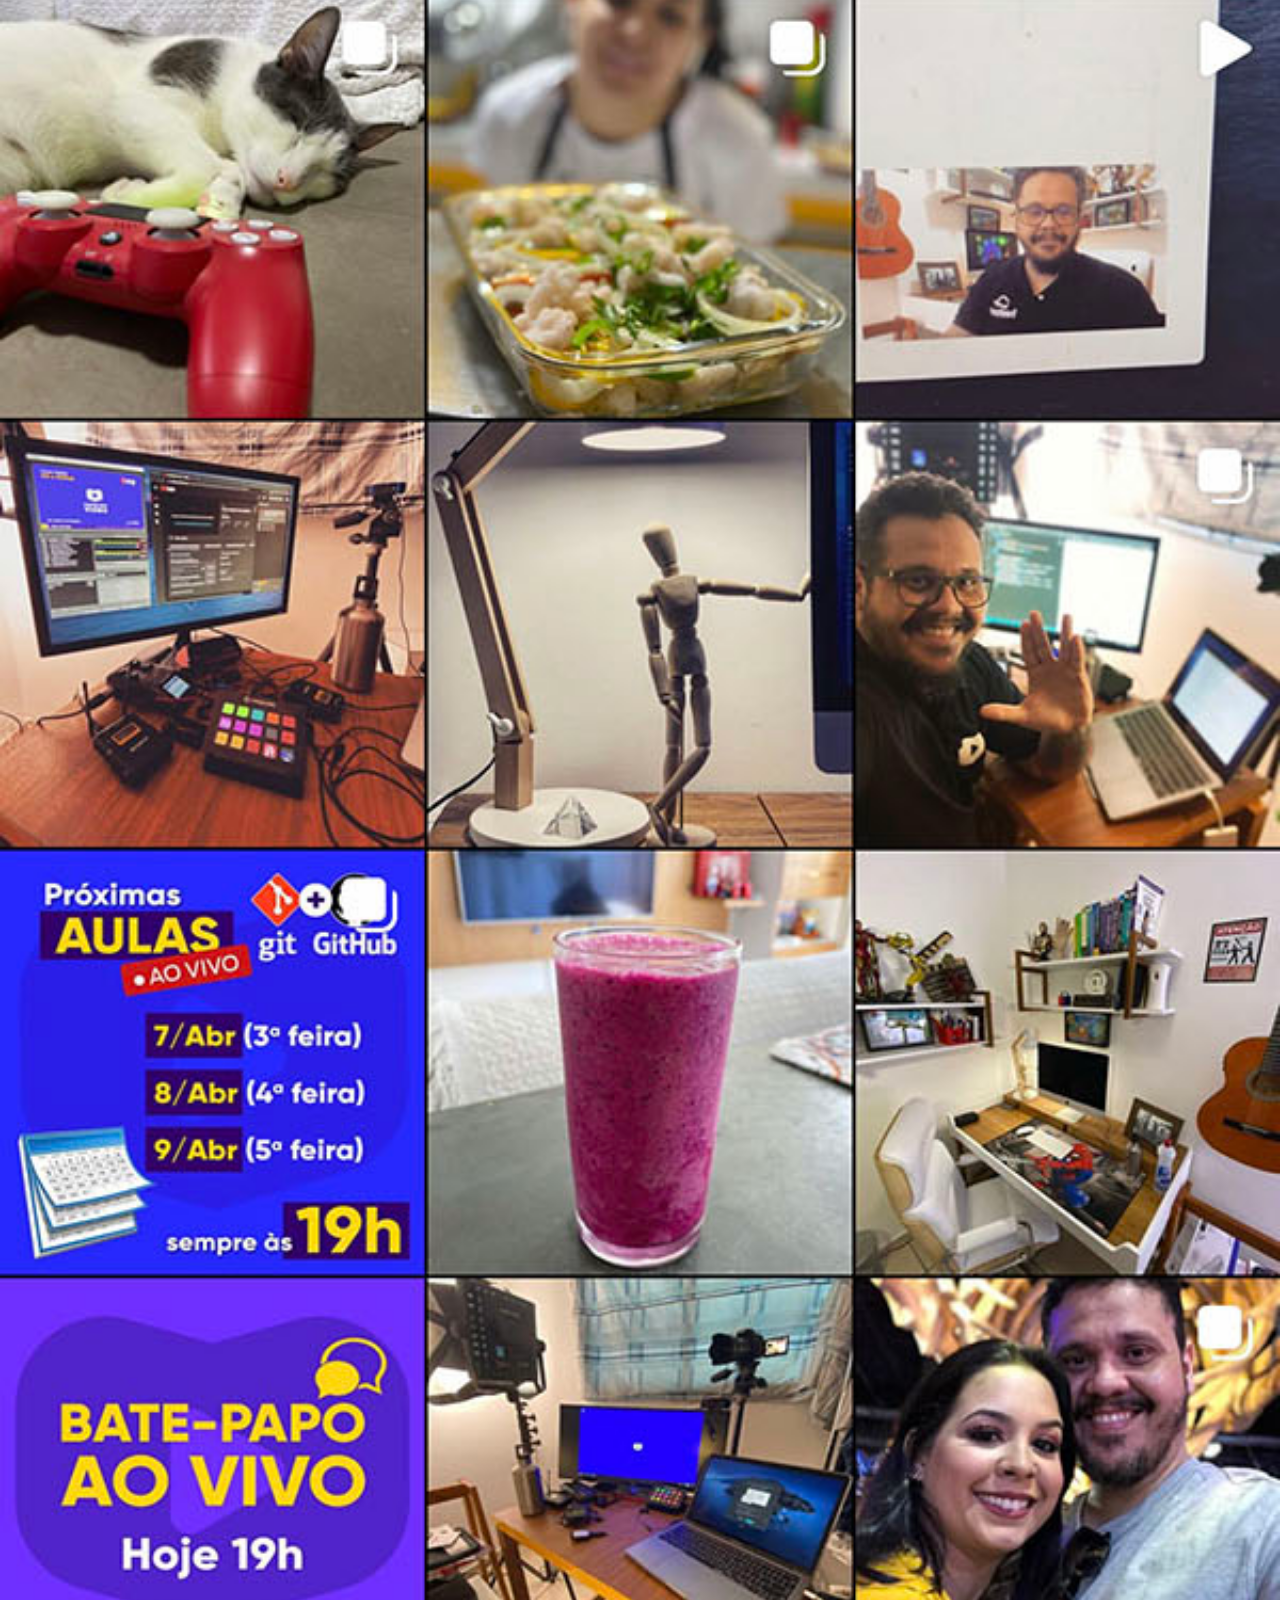
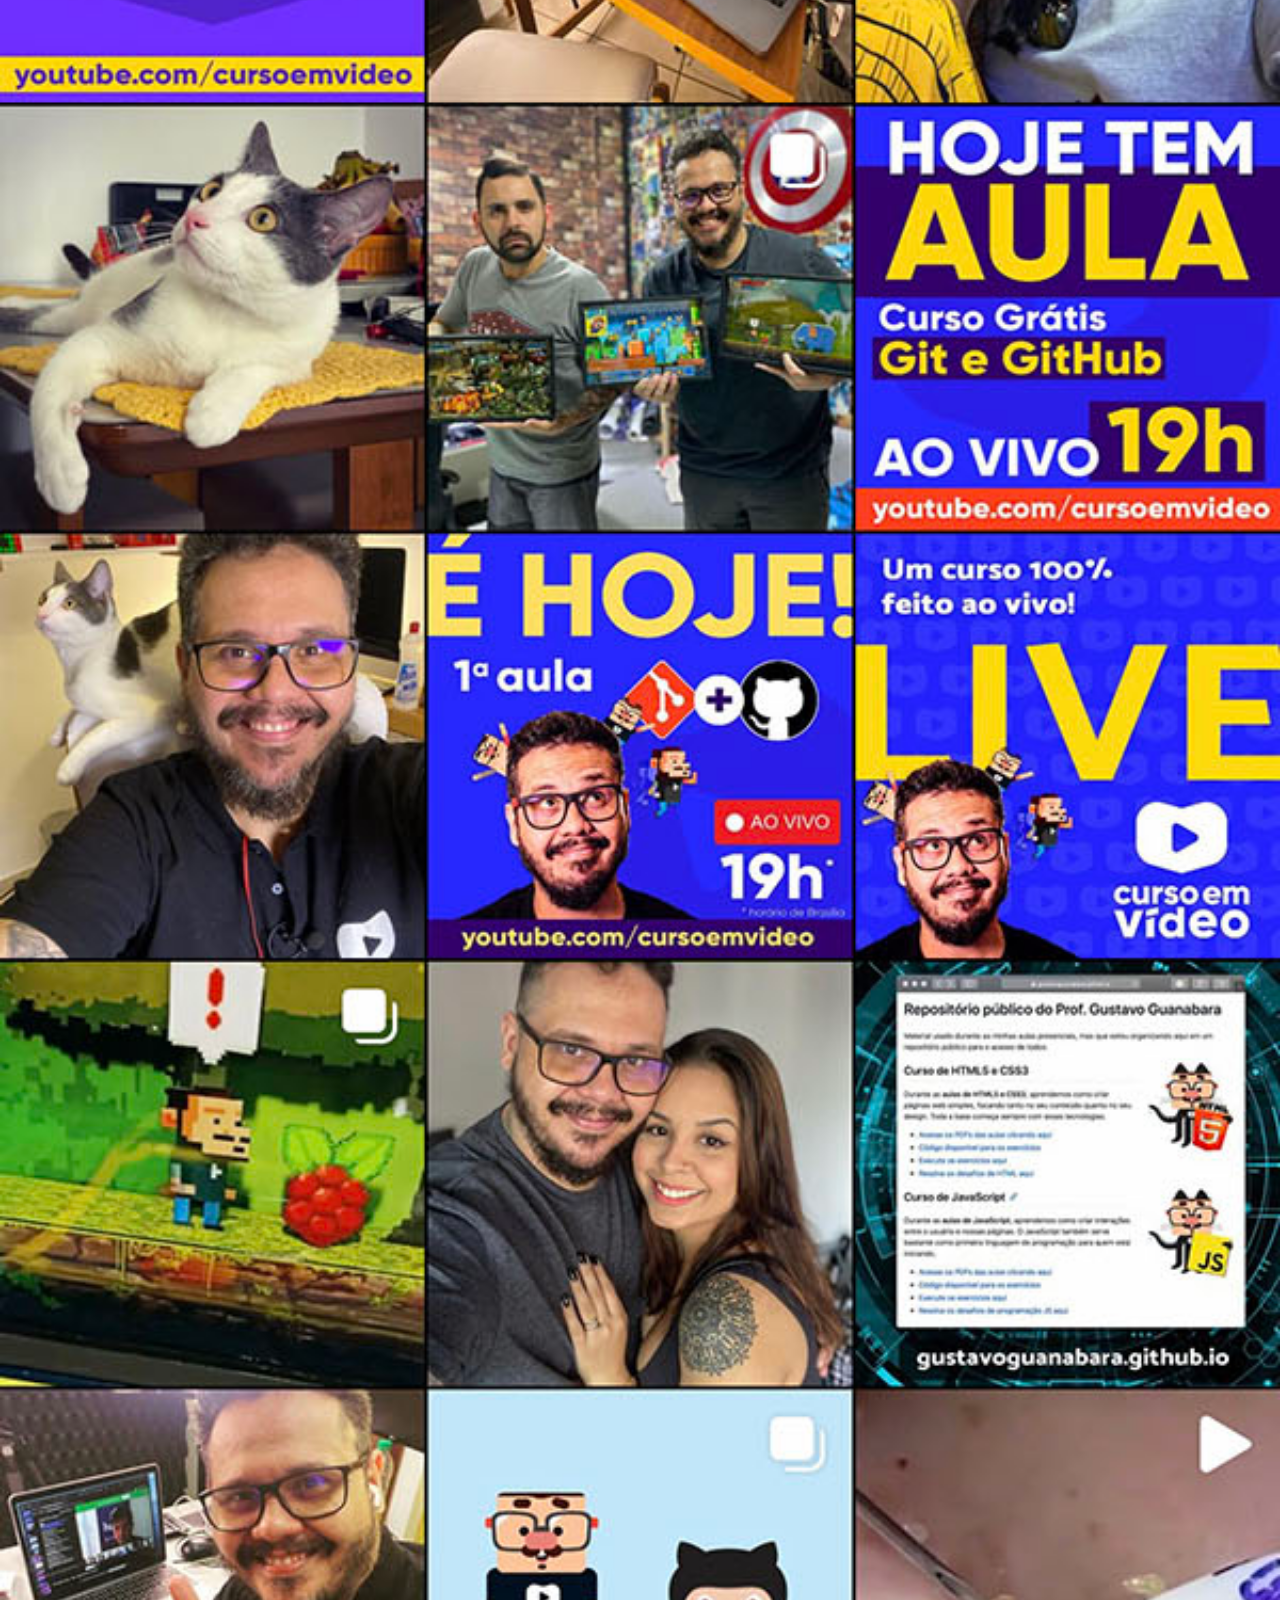
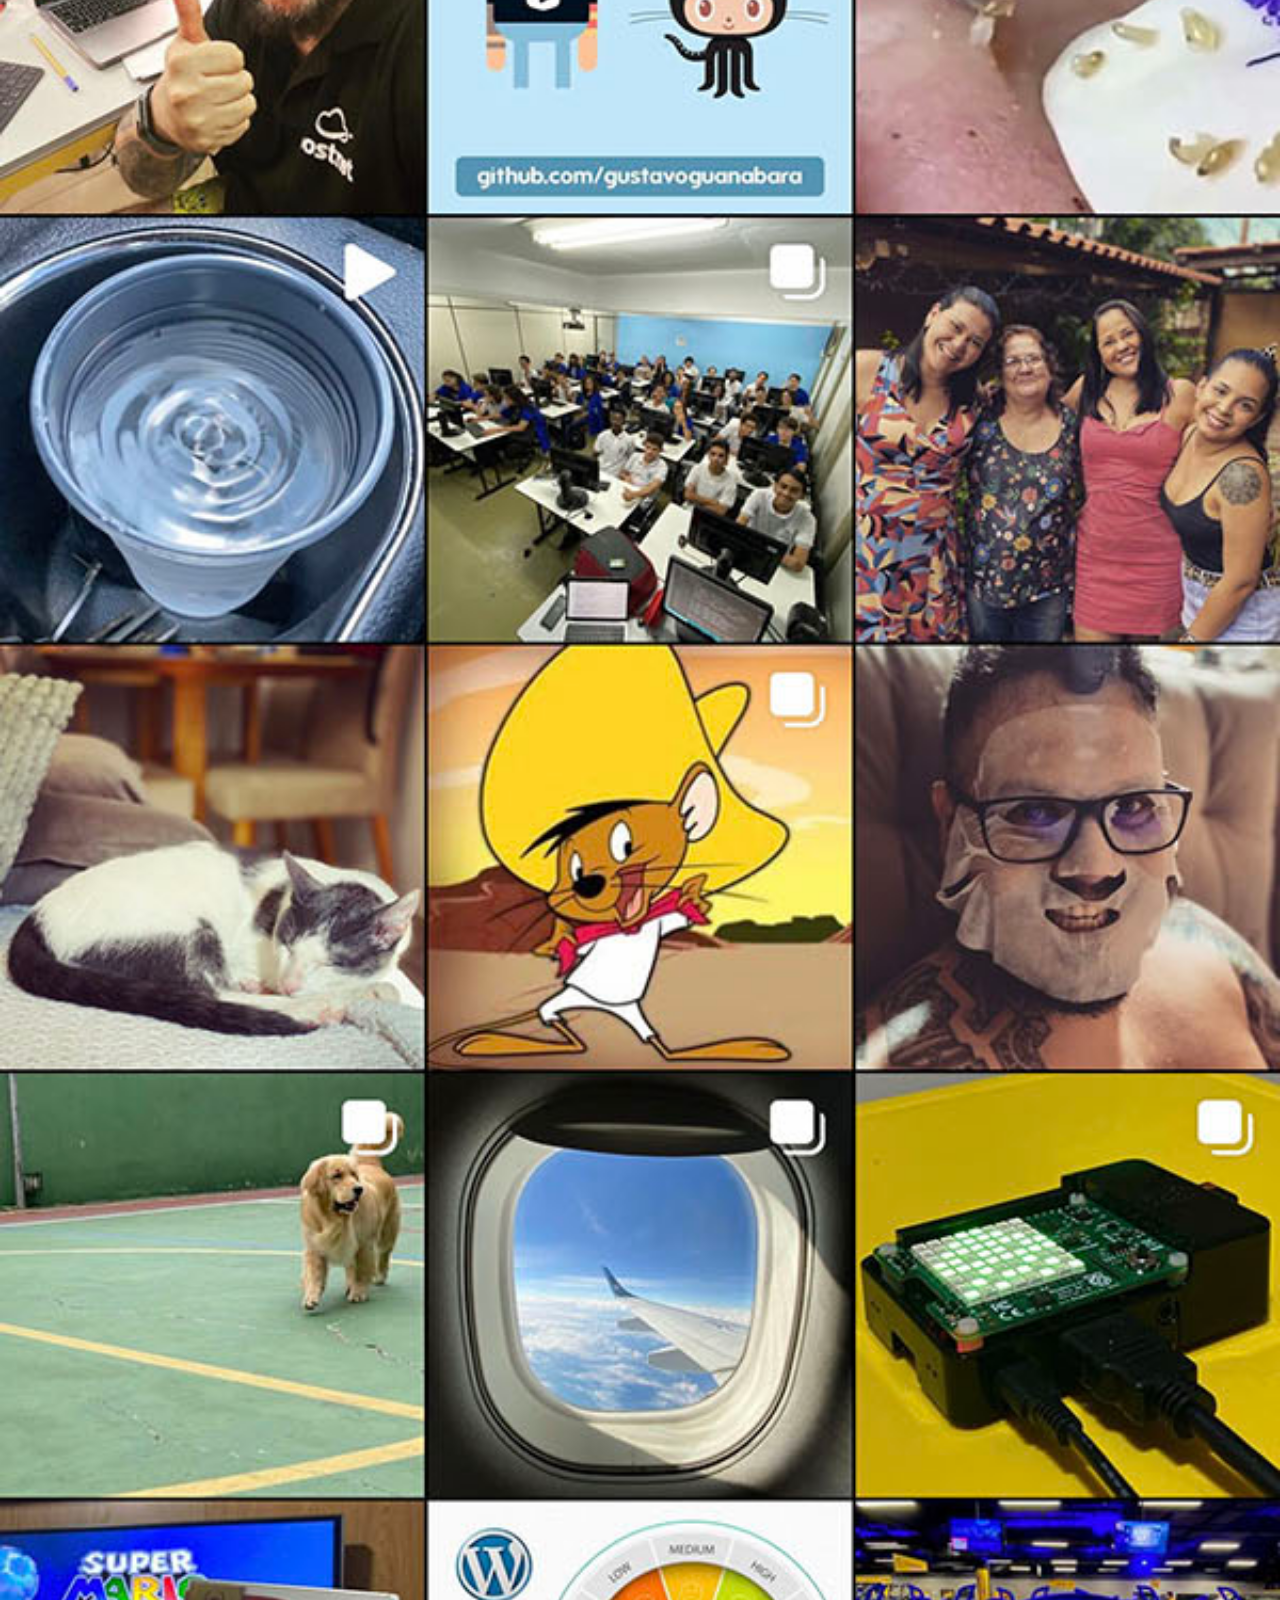
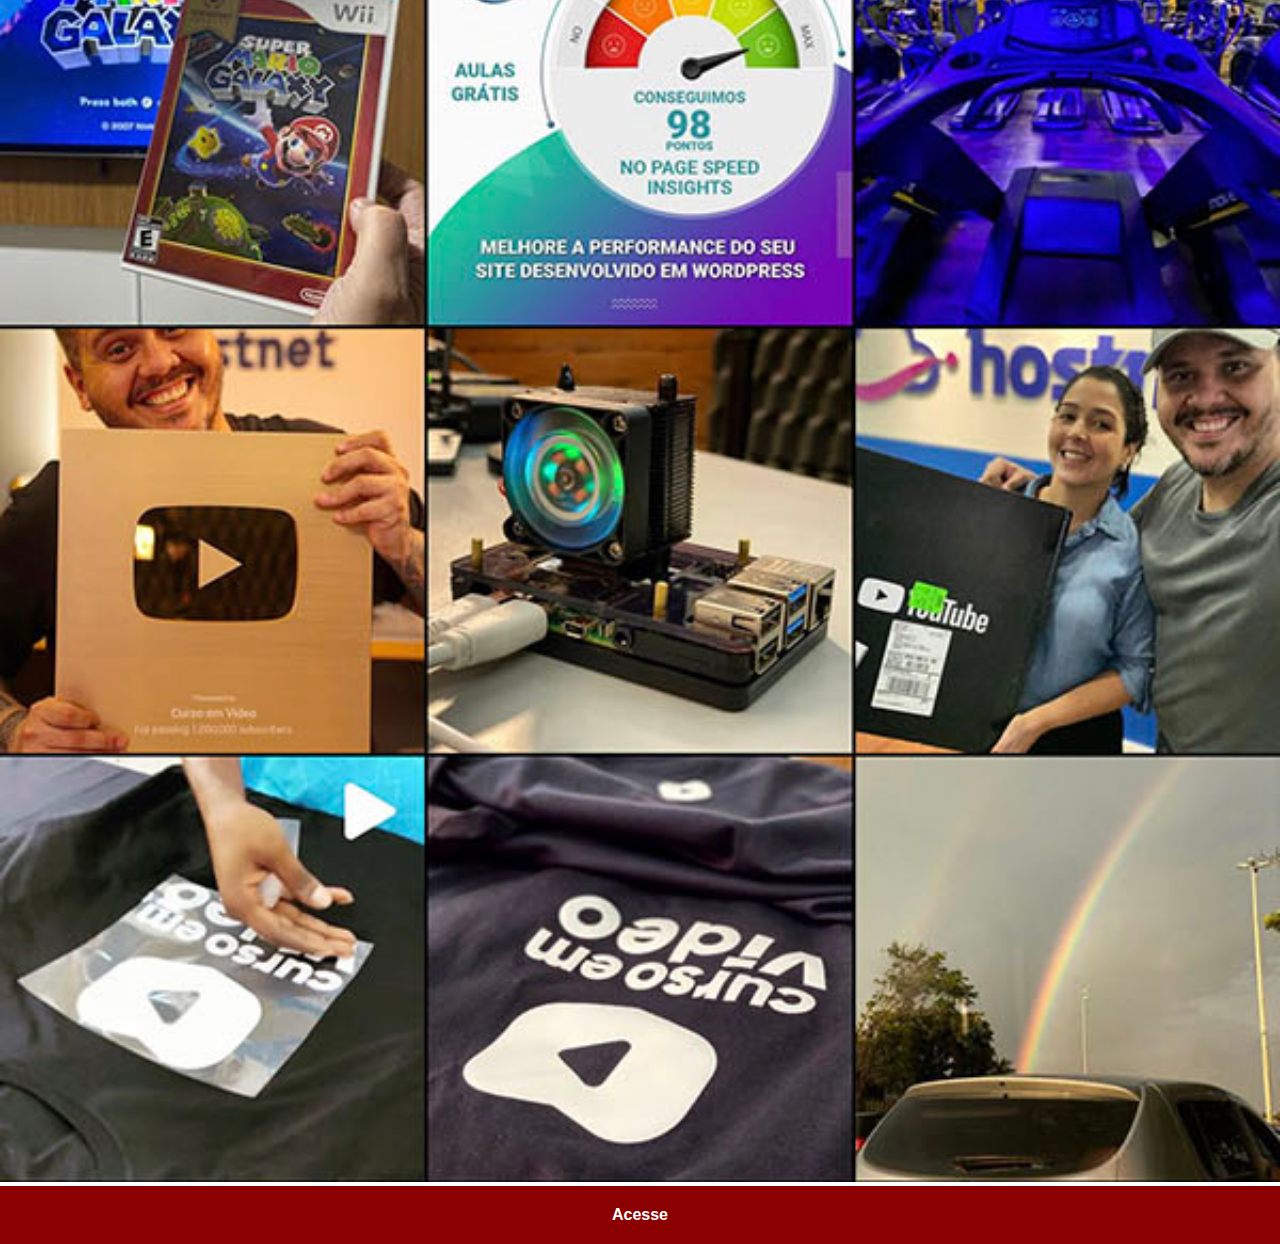
<file: instagram.html>
<!DOCTYPE html>
<html lang="en">
<head>
    <meta charset="UTF-8">
    <meta name="viewport" content="width=device-width, initial-scale=1.0">
    <title>Instagram</title>
    <link rel="stylesheet" href="estilos/social.css">
</head>
<body>
    <img src="imagens/tela-instagram.jpg" alt="Insta">
    <a href="https://www.instagram.com/gustavoguanabara/?hl=pt" target="_blank">Acesse</a>
    
</body>
</html>
</file>
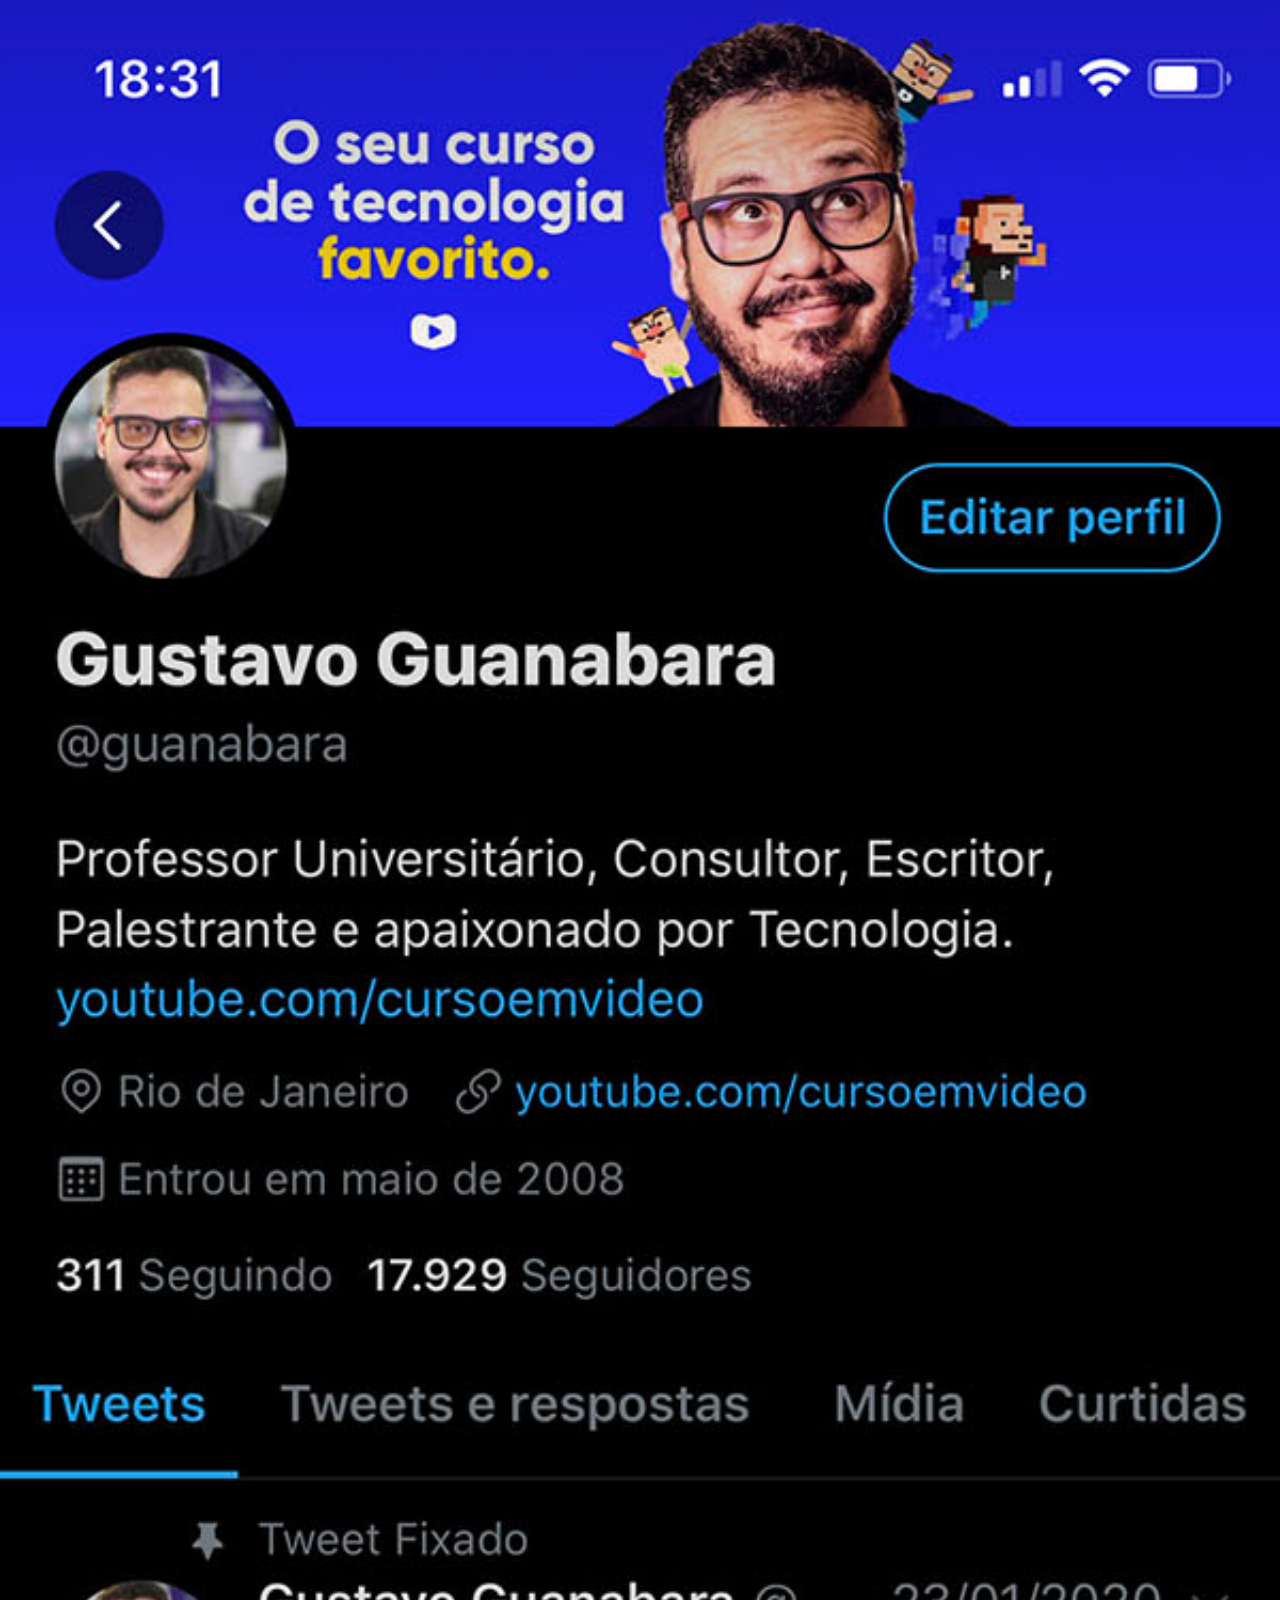
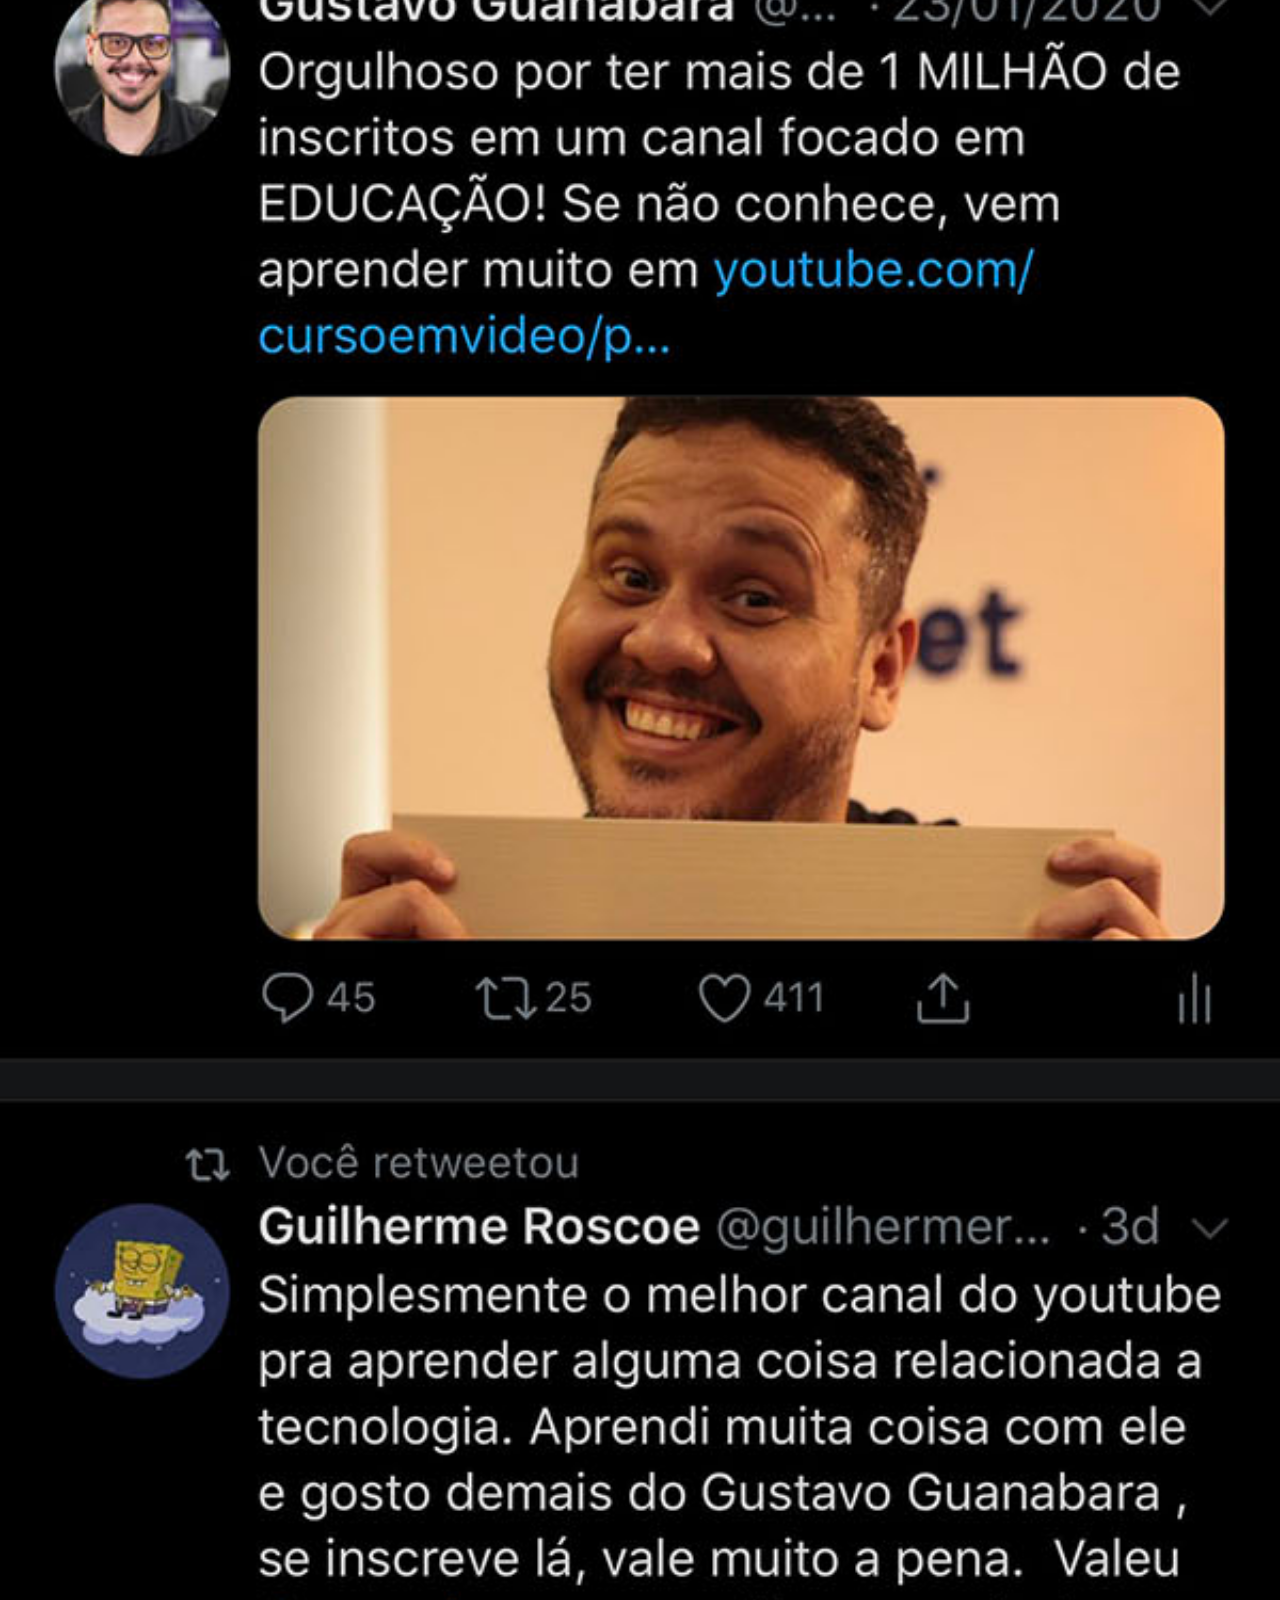
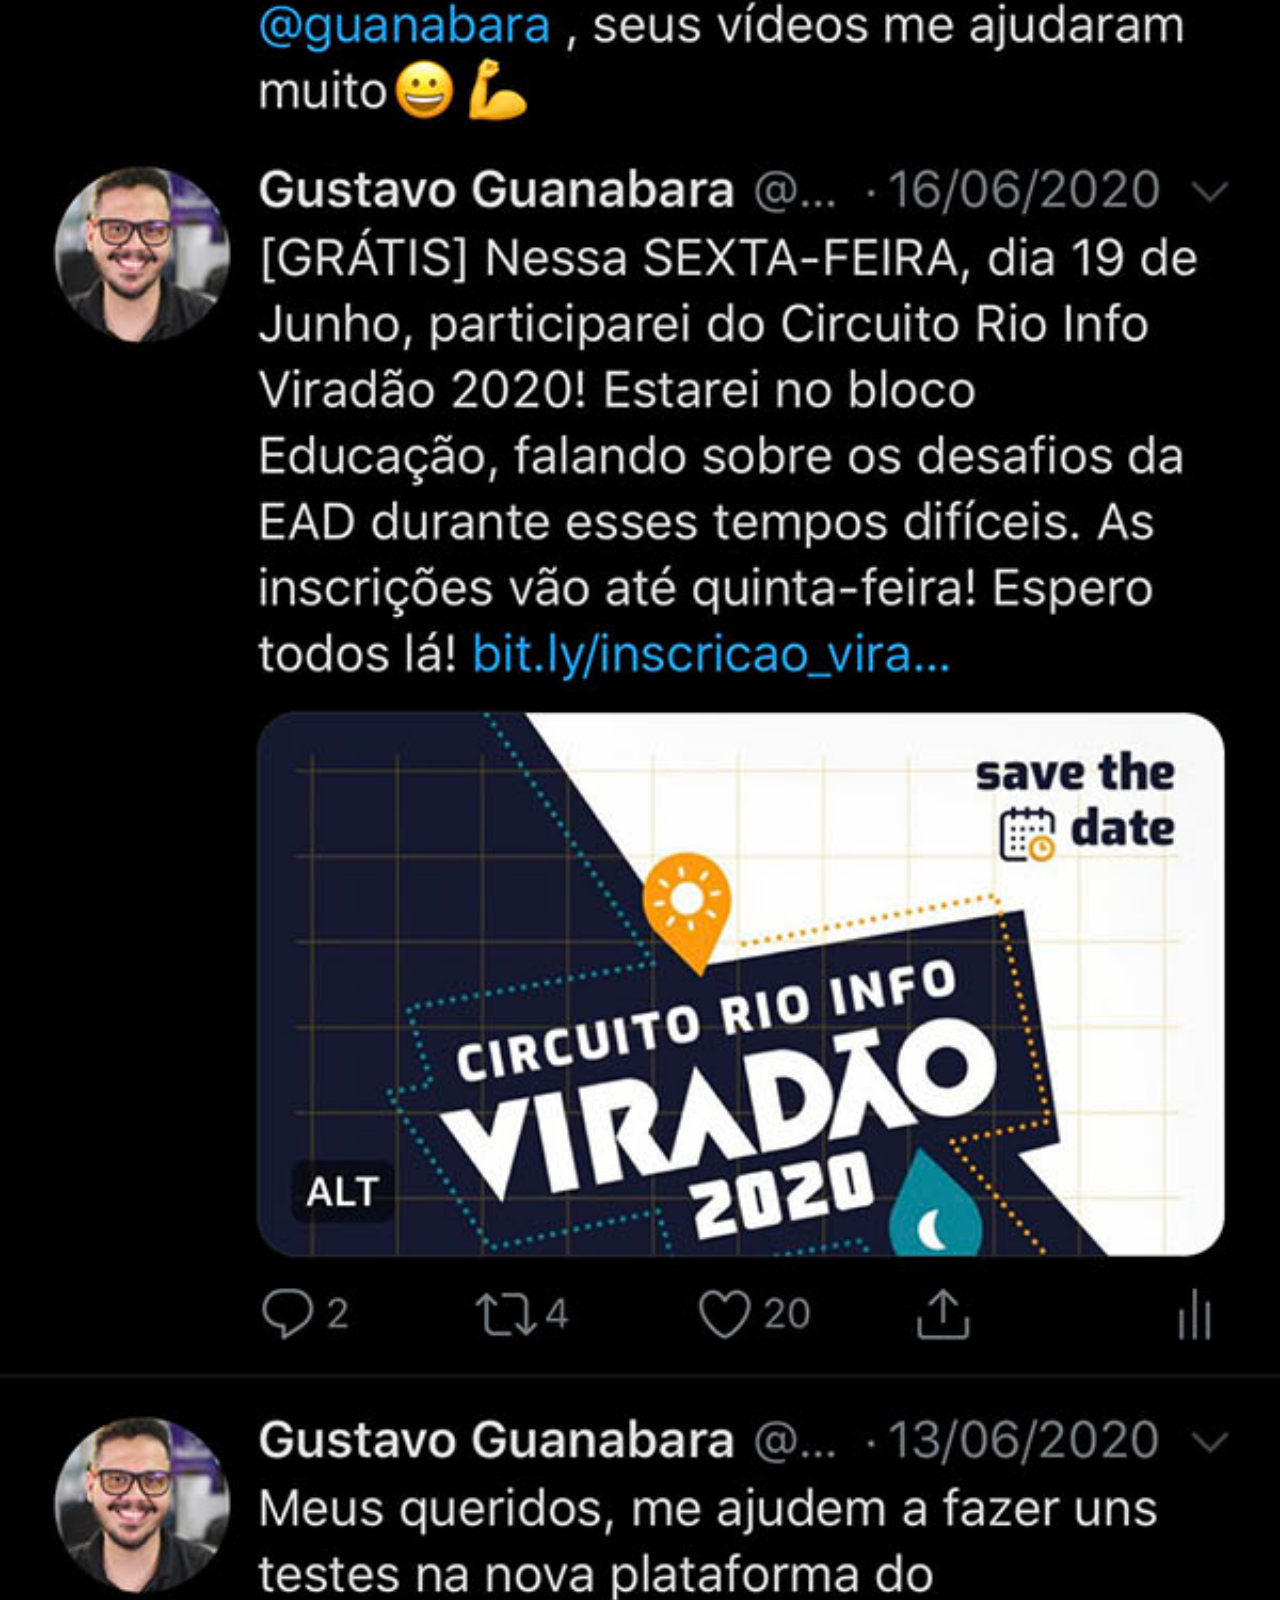
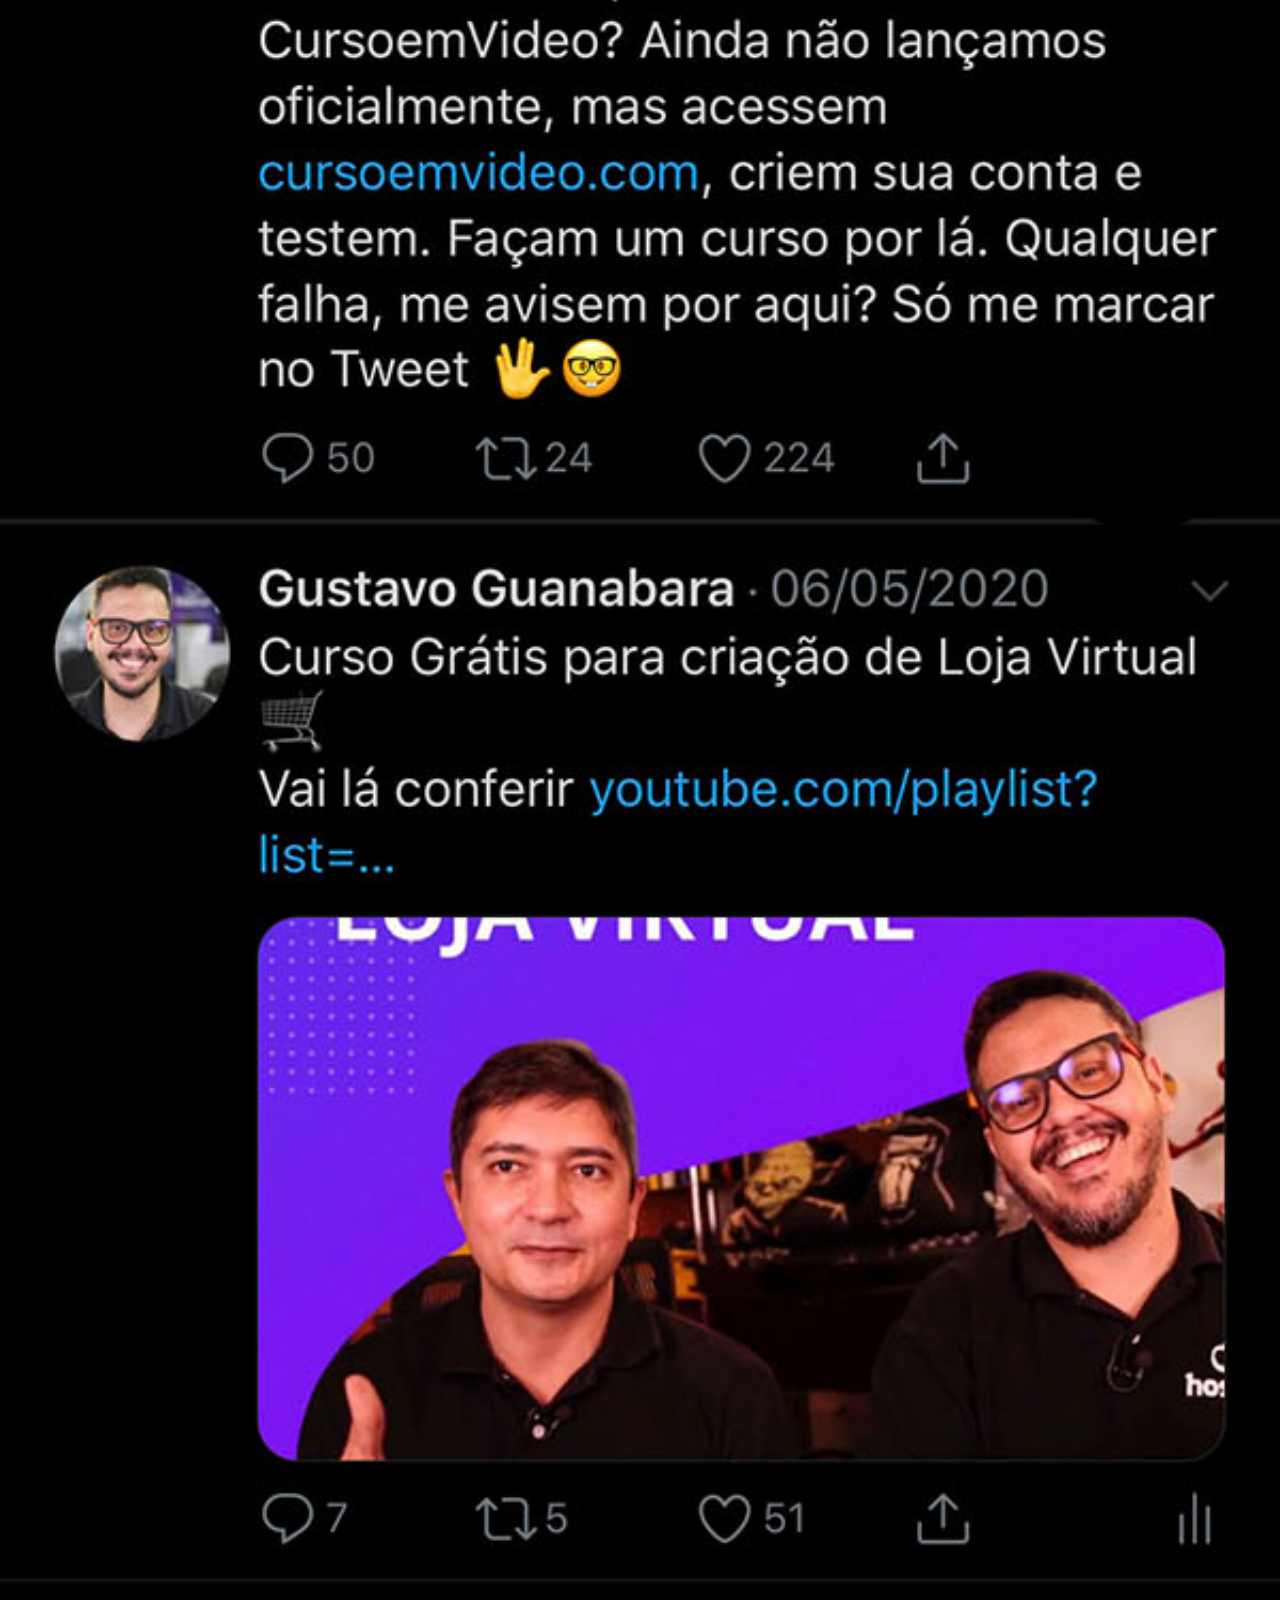
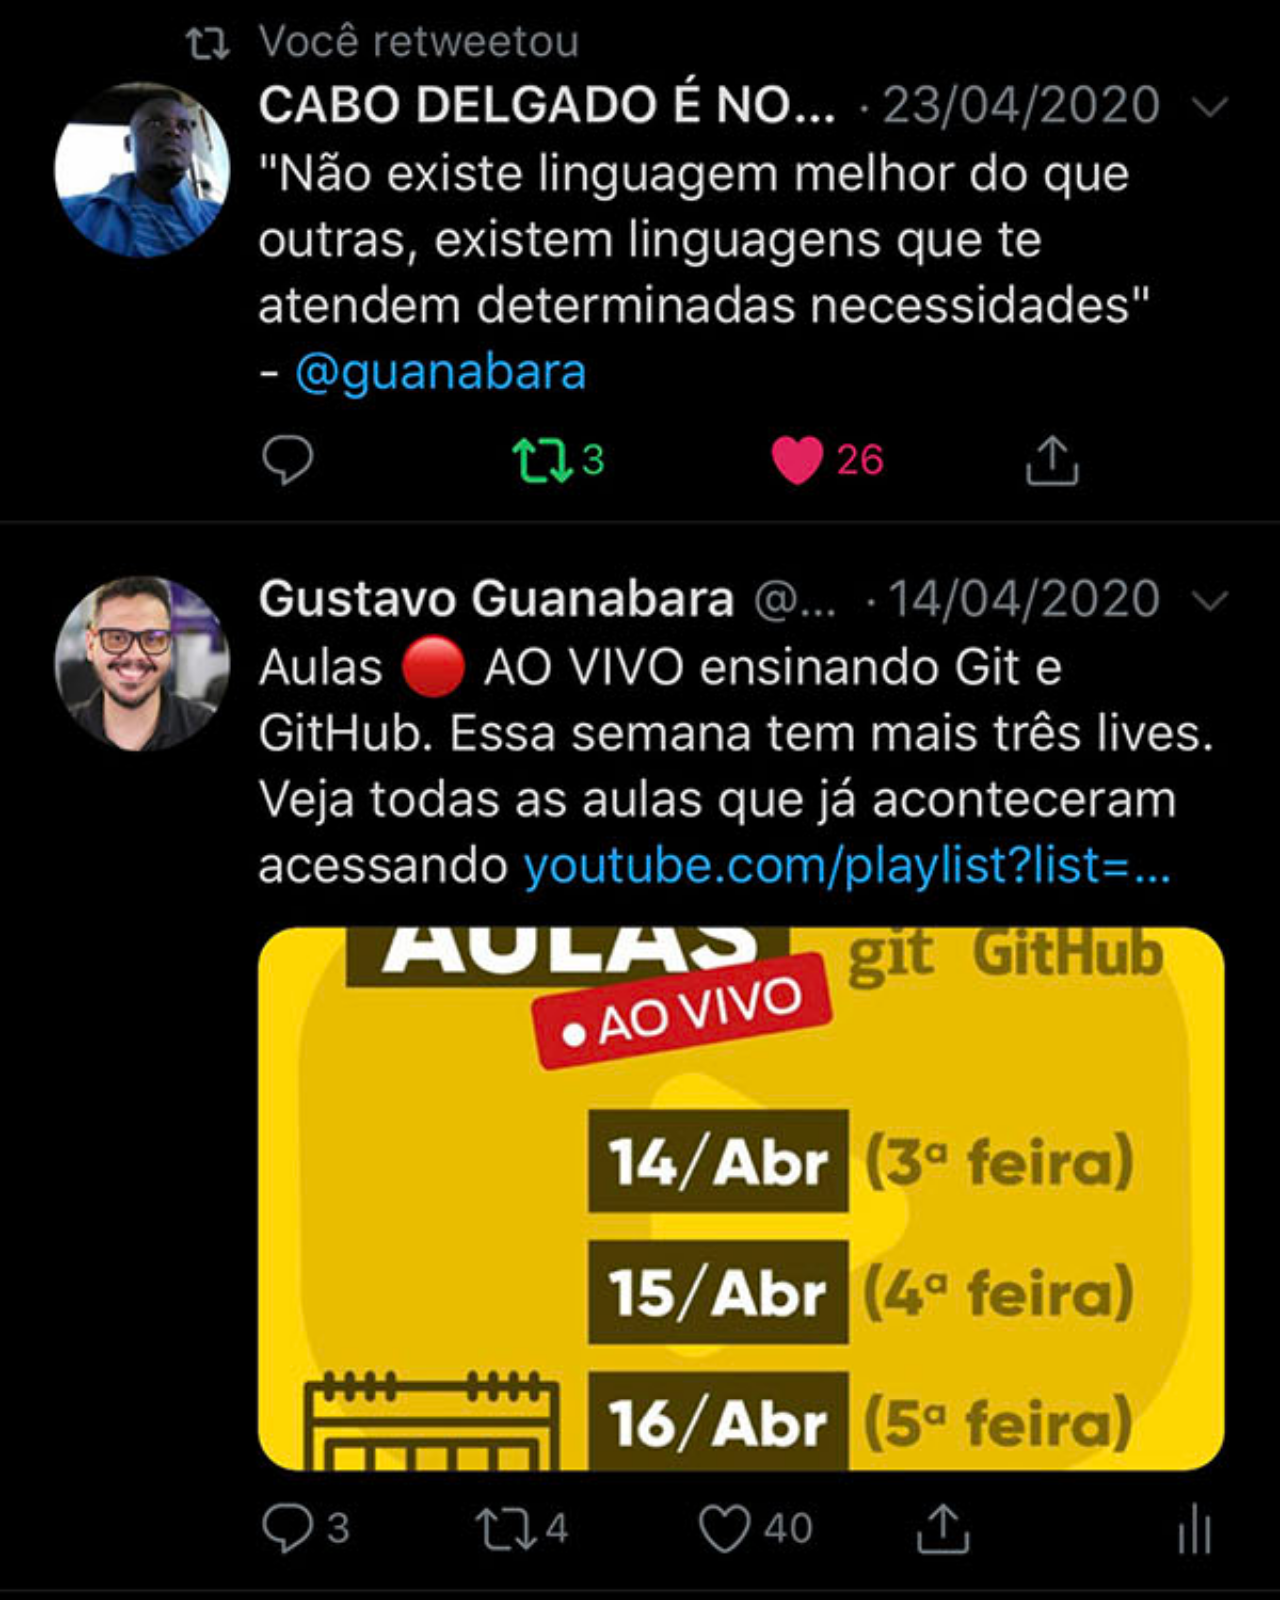
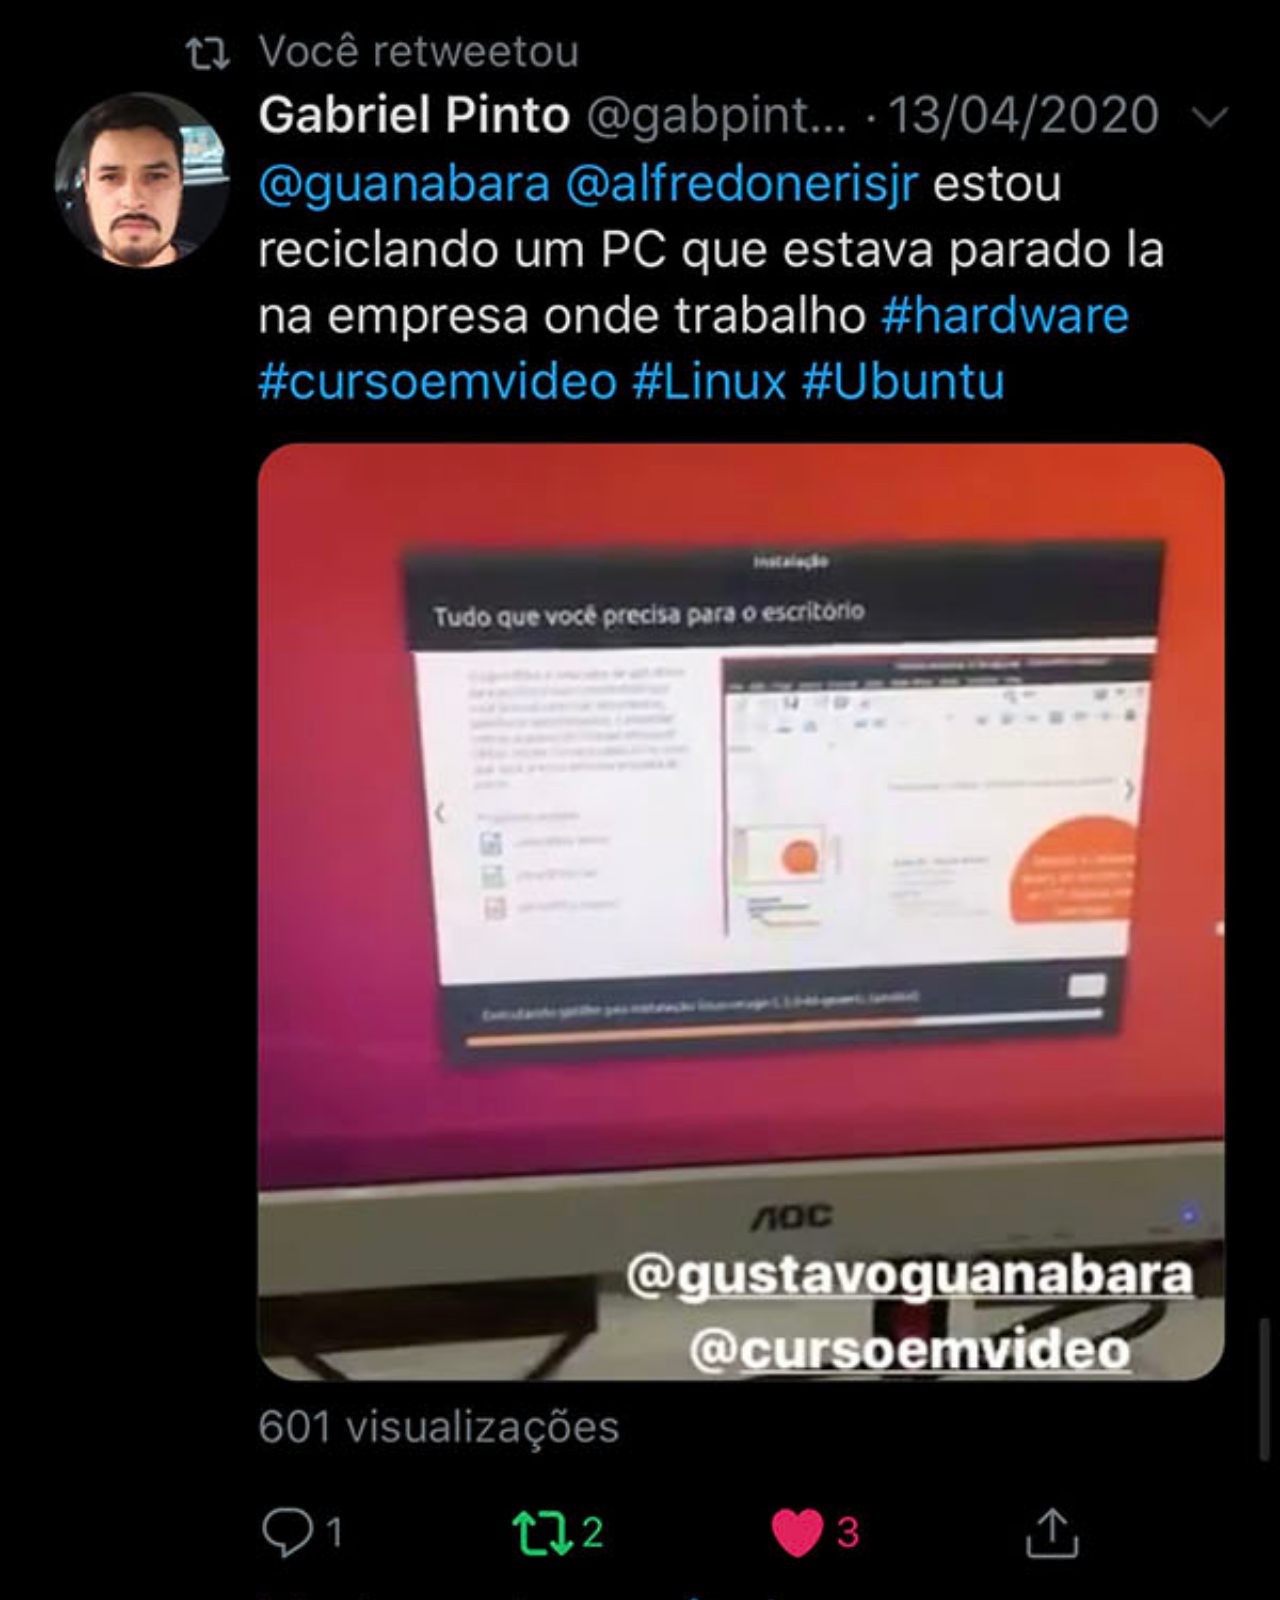
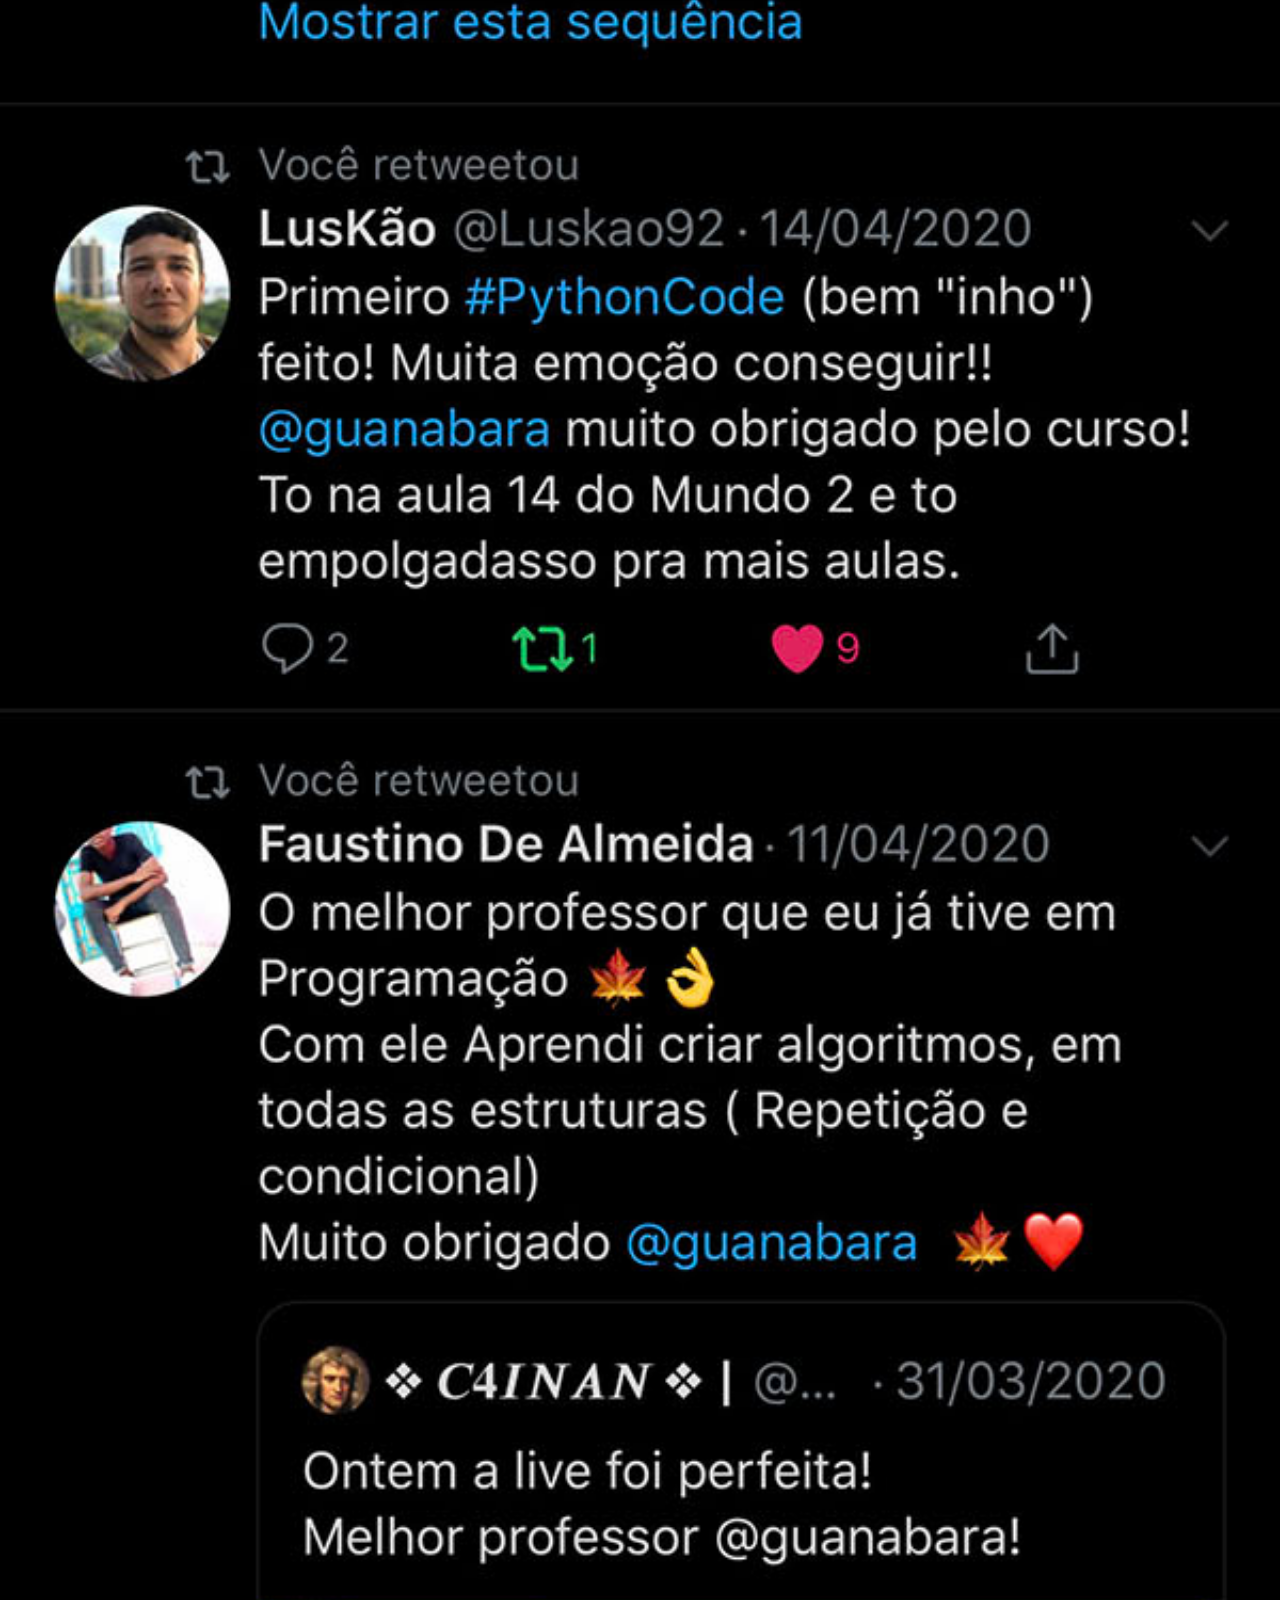
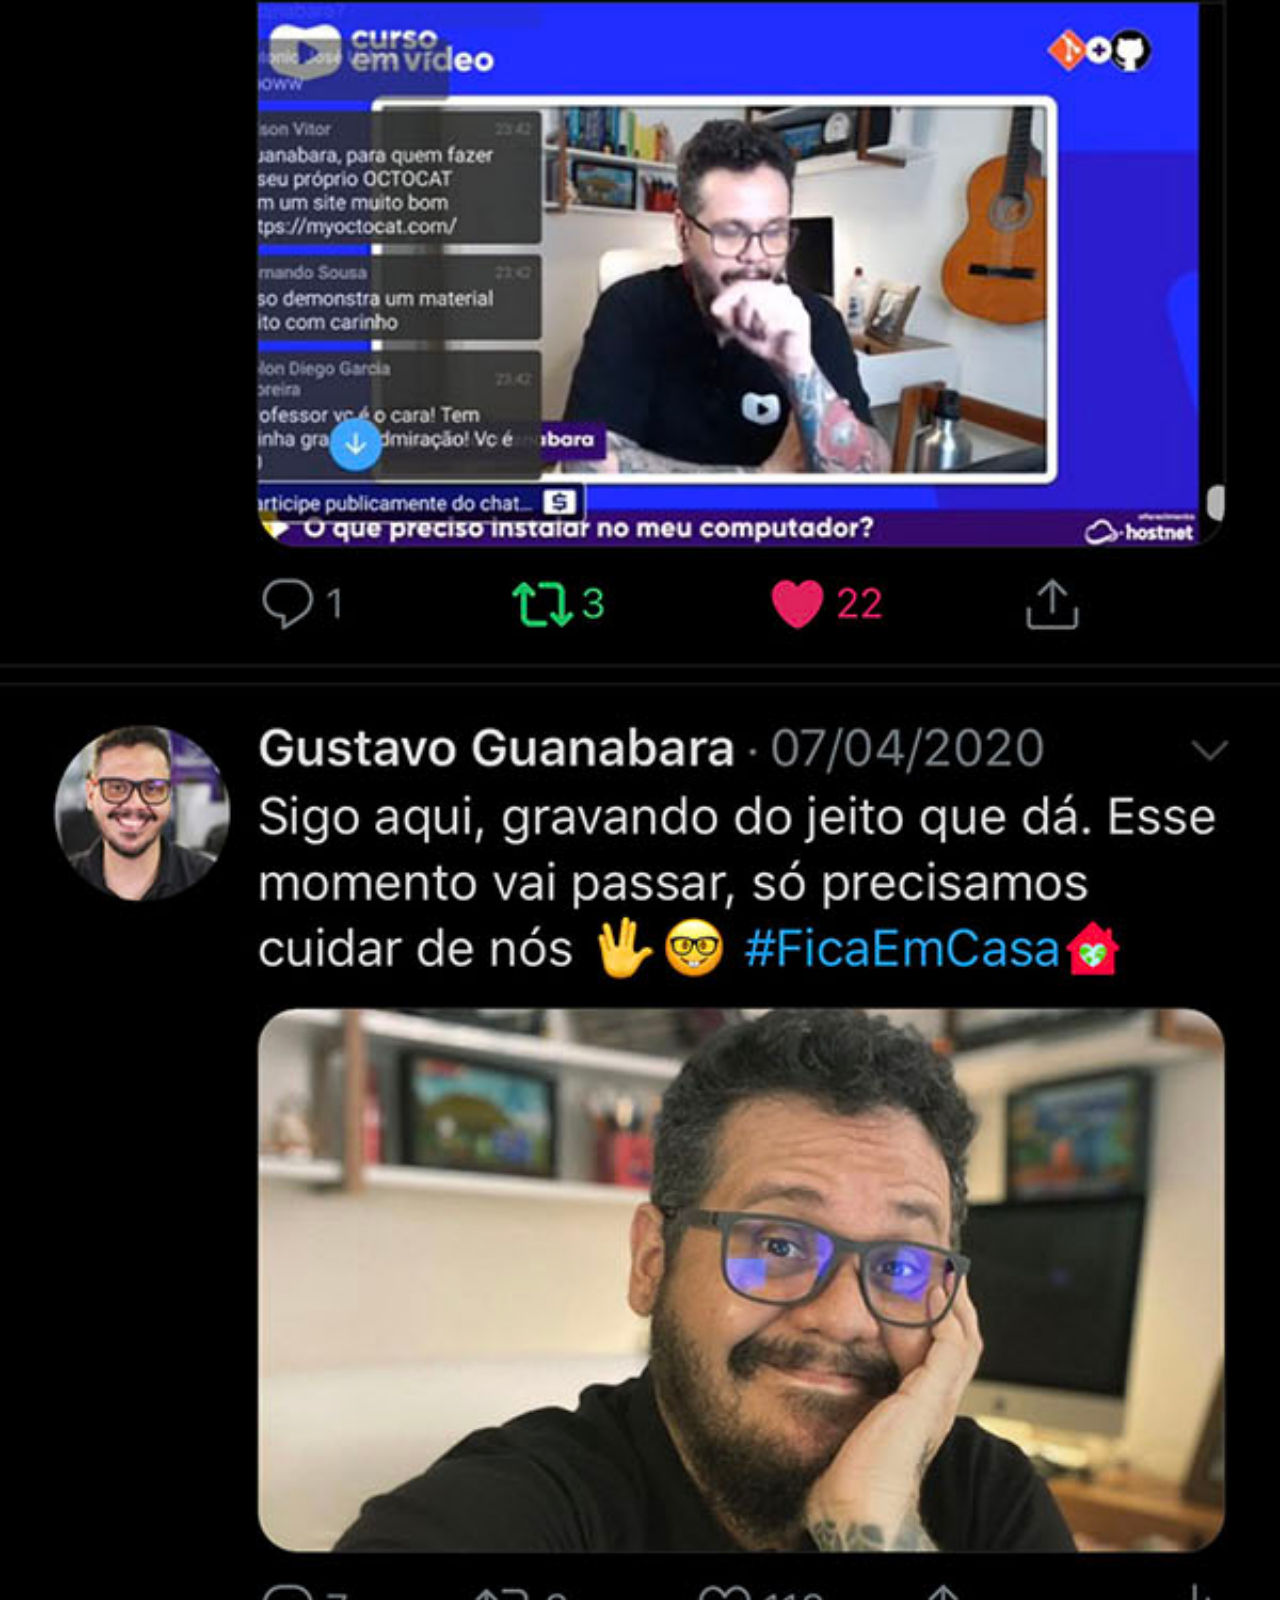
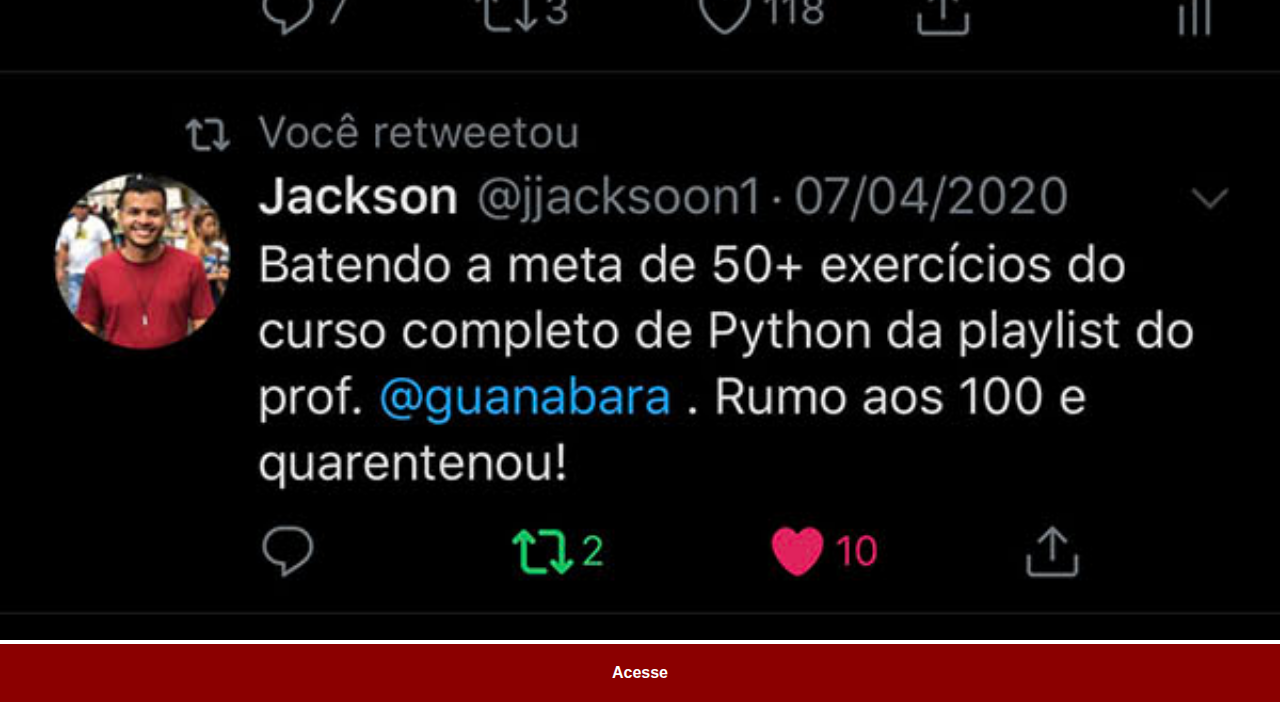
<file: twitter.html>
<!DOCTYPE html>
<html lang="en">
<head>
    <meta charset="UTF-8">
    <meta name="viewport" content="width=device-width, initial-scale=1.0">
    <title>Twitter</title>
    <link rel="stylesheet" href="estilos/social.css">
</head>
<body>
    <img src="imagens/tela-twitter.jpg" alt="Twitter">
    <a href="https://x.com/guanabara" target="_blank">Acesse</a>
    
</body>
</html>
</file>
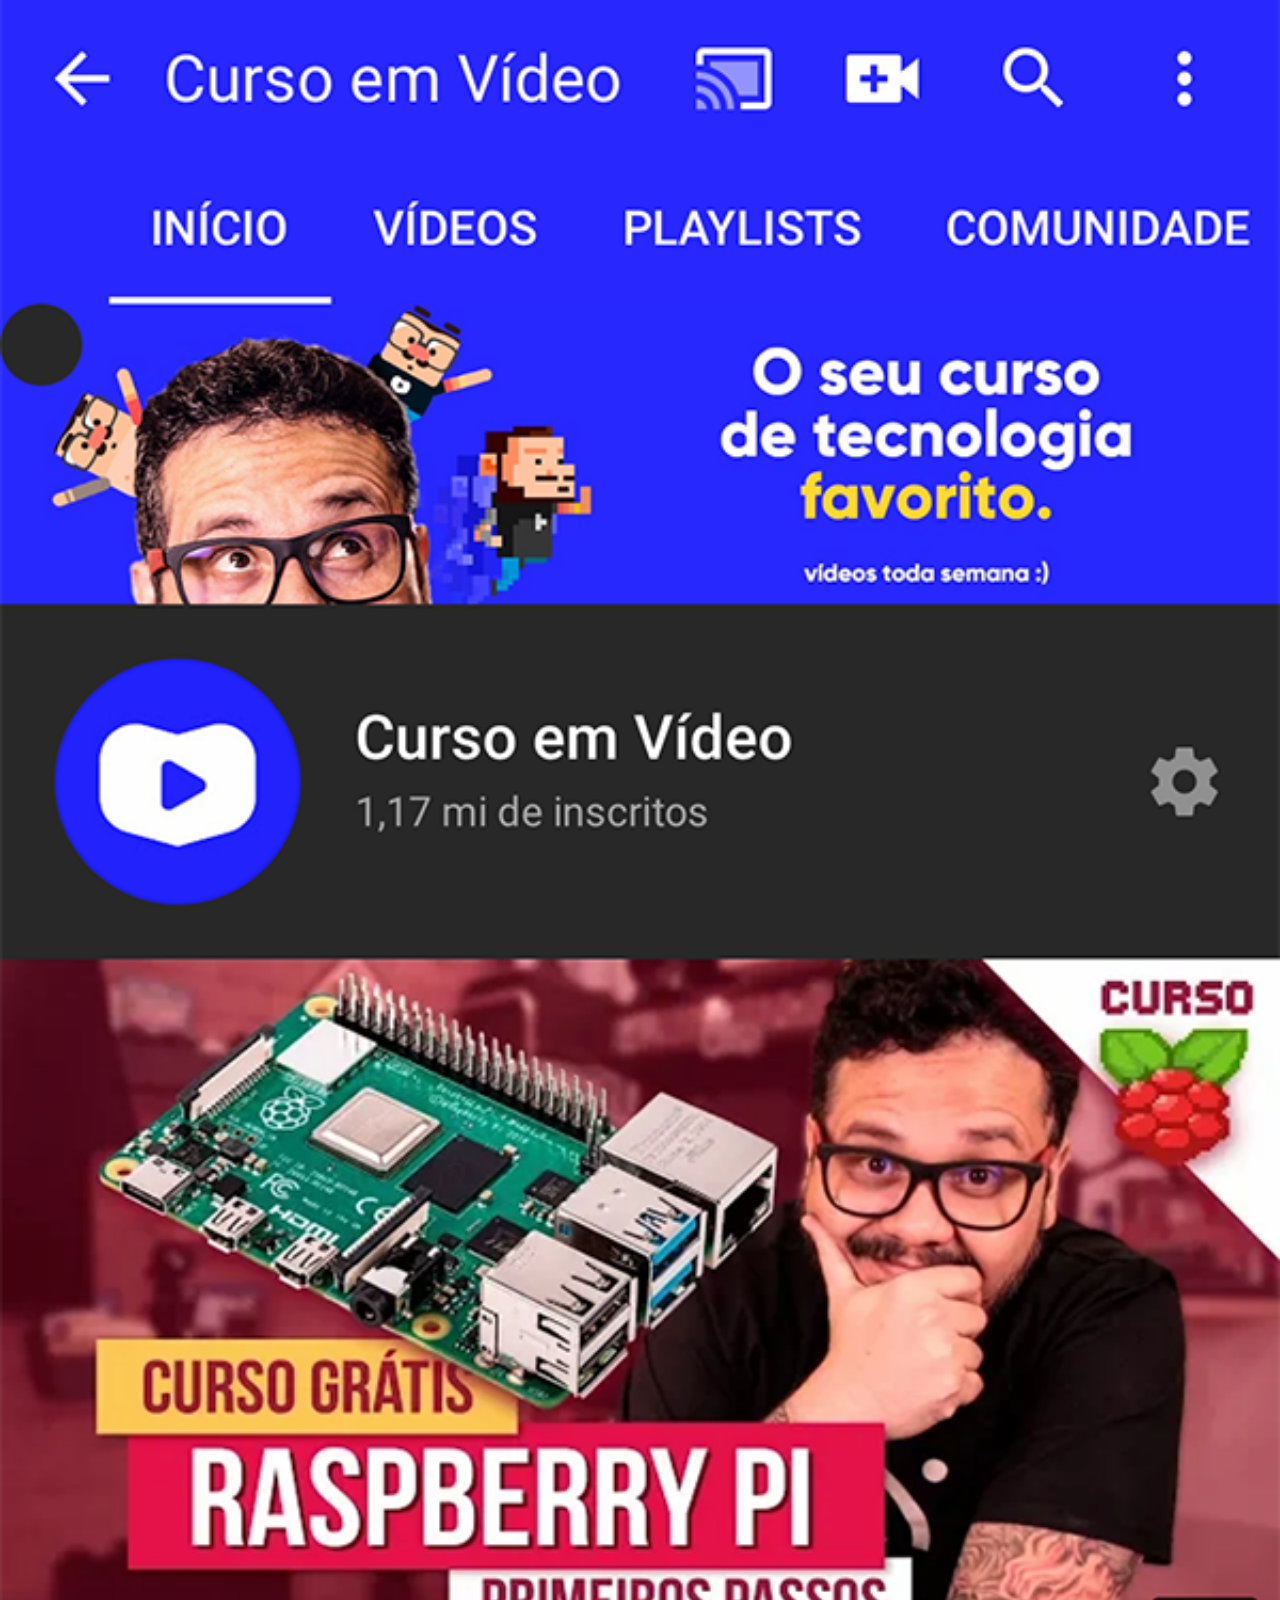
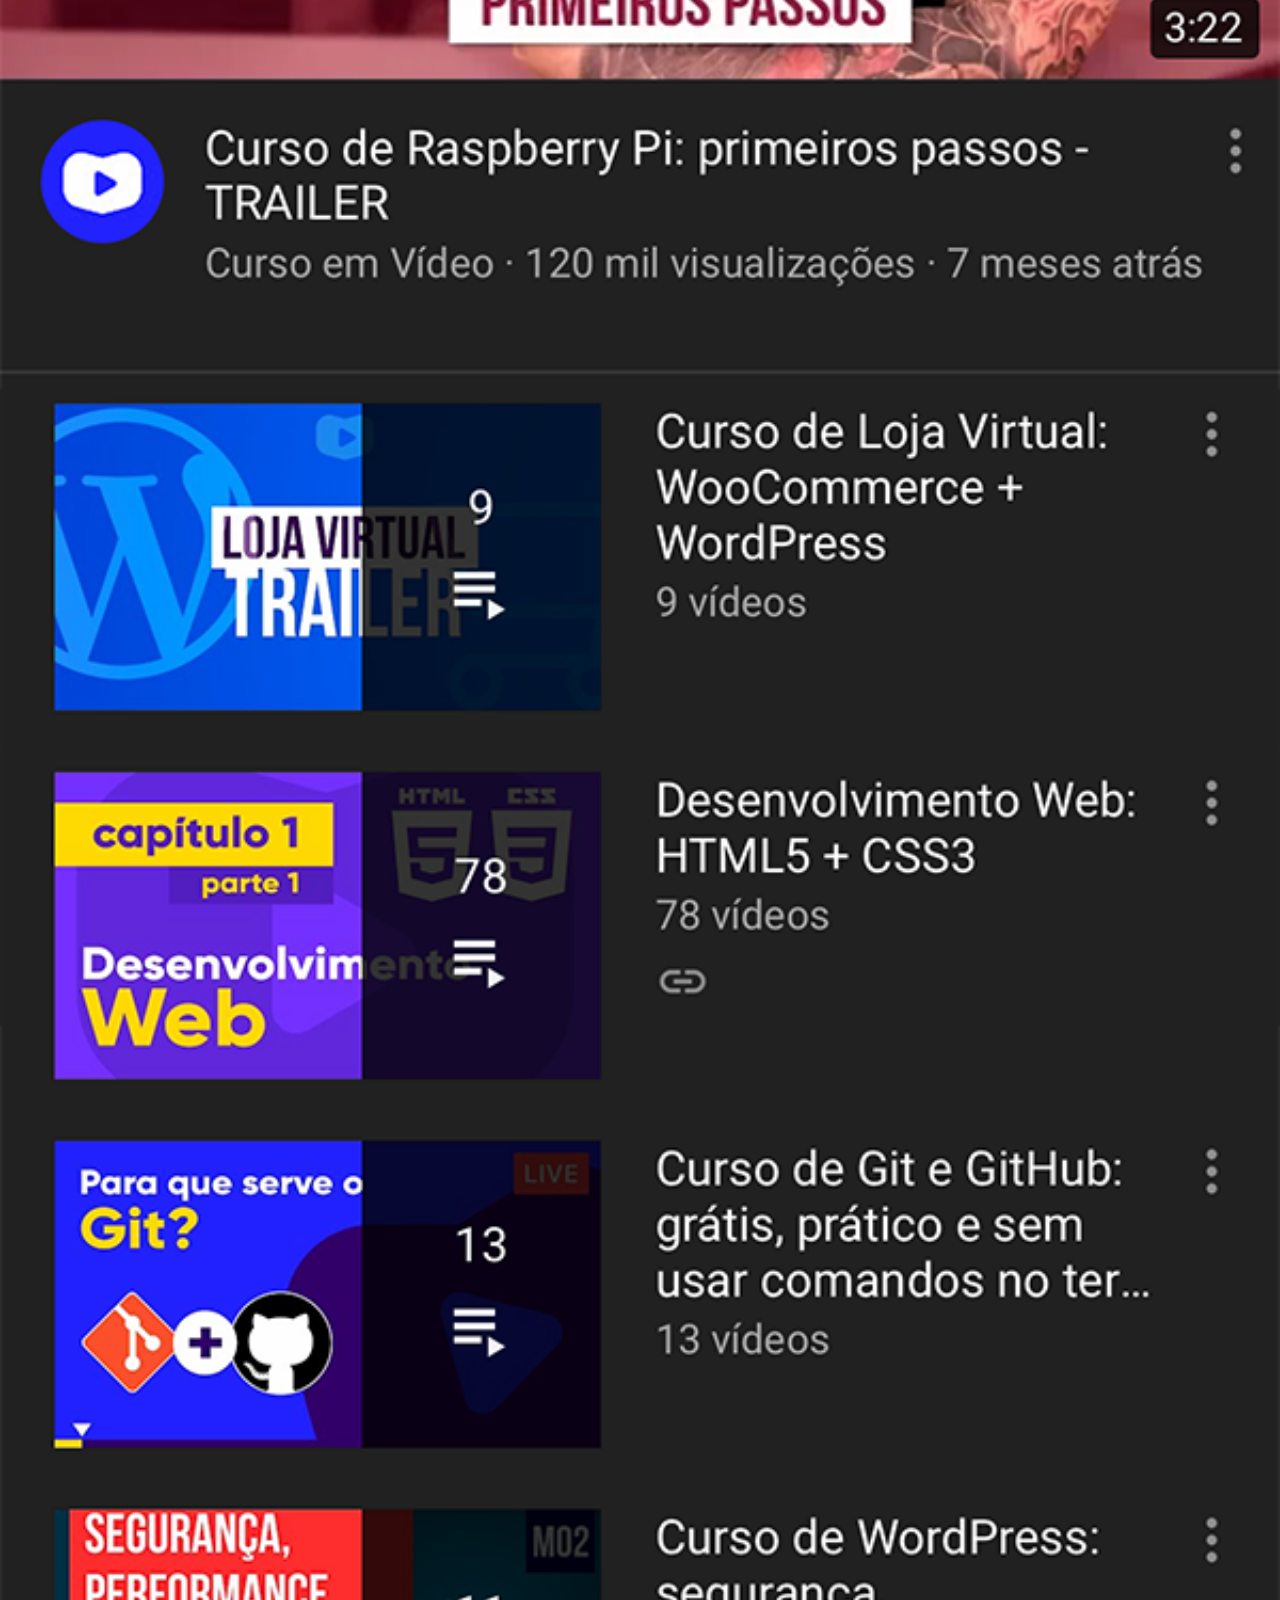
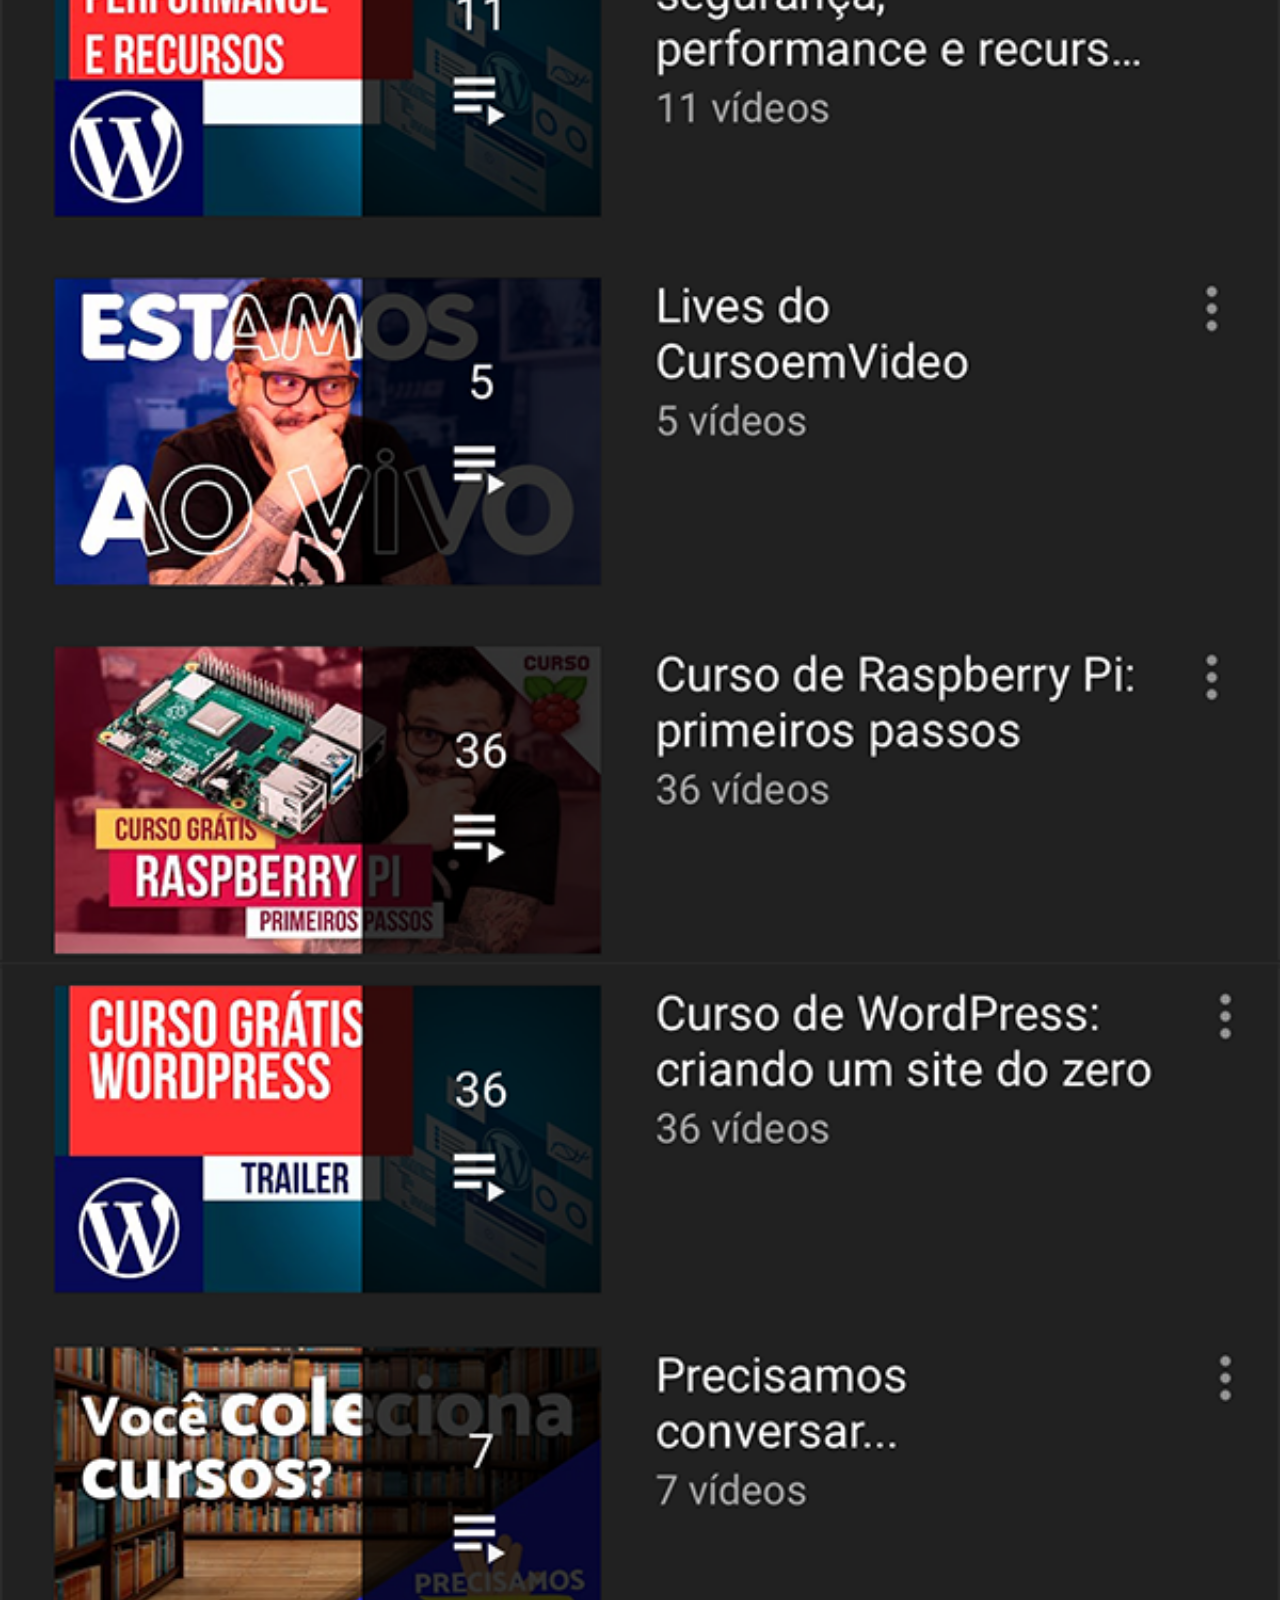
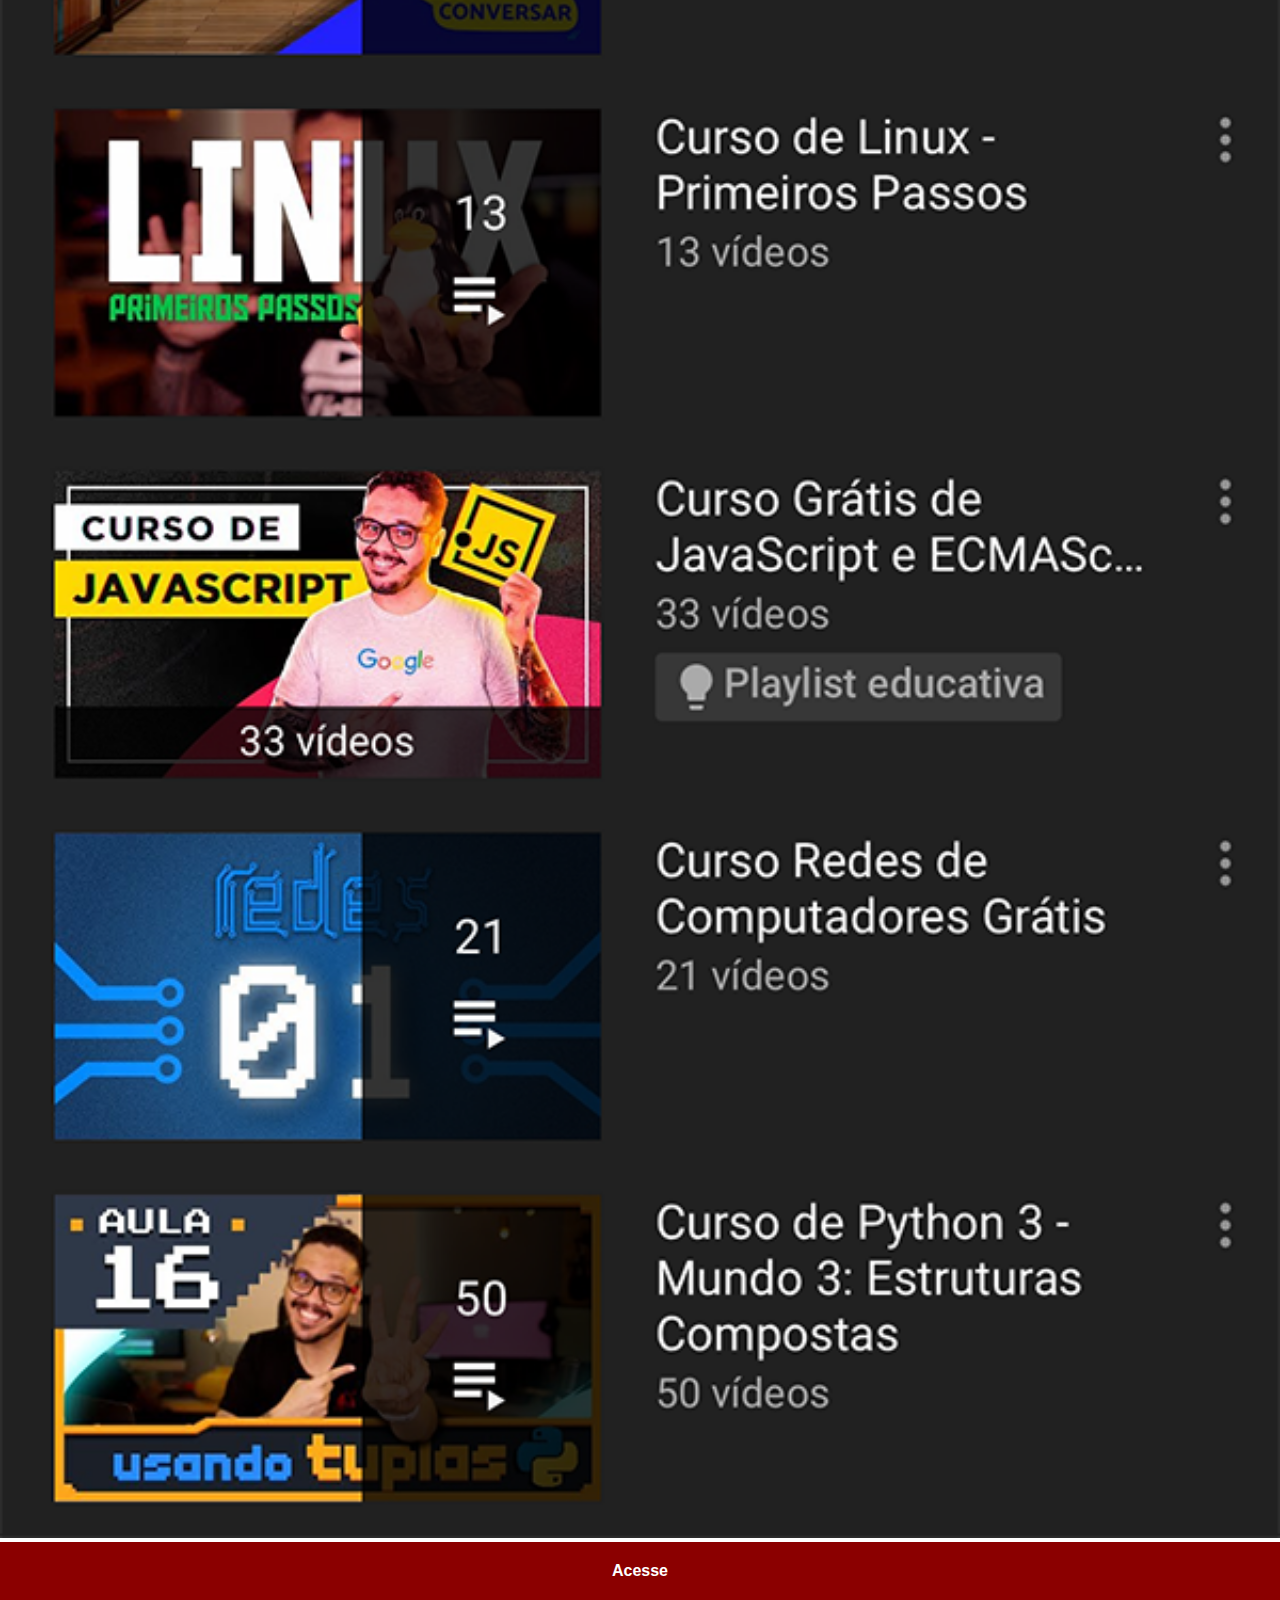
<file: youtube.html>
<!DOCTYPE html>
<html lang="en">
<head>
    <meta charset="UTF-8">
    <meta name="viewport" content="width=device-width, initial-scale=1.0">
    <title>Youtube</title>
    <link rel="stylesheet" href="estilos/social.css">

</head>
<body>
    <img src="imagens/tela-youtube.png" alt="Youtube">
    <a href="https://www.youtube.com/channel/UCrWvhVmt0Qac3HgsjQK62FQ" target="_blank">Acesse</a>

</body>
</html>
</file>
<file: estilos/style.css>
@charset "UTF-8";

*{
    margin: 0px;
    padding: 0px;
    font-family: Arial, Helvetica, sans-serif;
}

html, body{
    height: 100vh;
    width: 100vw;
    background-color: black;
}

body{
    background: url(../imagens/fundo-madeira.jpg) no-repeat top center;
    background-size: cover;
    background-attachment: fixed;
}

main{    
    position: relative;
    height: 100vh;
}

section#telefone{
    position: absolute;
    top: 50%;
    left: 50%;
    transform: translate(-50%,-50%);

    height: 627px;
    width: 311px;   
    background: url(../imagens/frame-iphone.png) no-repeat;
    
}



iframe#tela{
    position: relative;
    top: 80px;
    left: 22px;
    width: 267px;
    height: 470px;
}

section#redes{
    text-align: right;
}

section#redes img{
    width: 72px;
    margin: 10px; 
    border-radius: 50%;   
    box-shadow: 2px 2px 5px rgba(0, 0, 0, 0.404) ;

    box-sizing: border-box;
}

section#redes img:hover{
    border: 3px solid rgba(255, 255, 255, 0.637);
    transform: translate(-3px, -3px);
    box-shadow: 5px 5px 10px rgba(0, 0, 0, 0.404) ;
    transition: transform 0.2s, border 0.2s;
    

}
</file>
<file: estilos/social.css>
@charset "UTF-8";

*{
    margin: 0px;
    padding: 0px;
    font-family: Arial, Helvetica, sans-serif;
}

::-webkit-scrollbar{
    width: 0px;
    height: 0px;
}
img{
    width: 100vw;

}

a{
    display: block;
    background-color: darkred;
    color: white;
    padding: 20px;
    text-align: center;
    font-weight: bolder;
    text-decoration: none;
}
a:hover{
    background-color: red;

}
</file>
